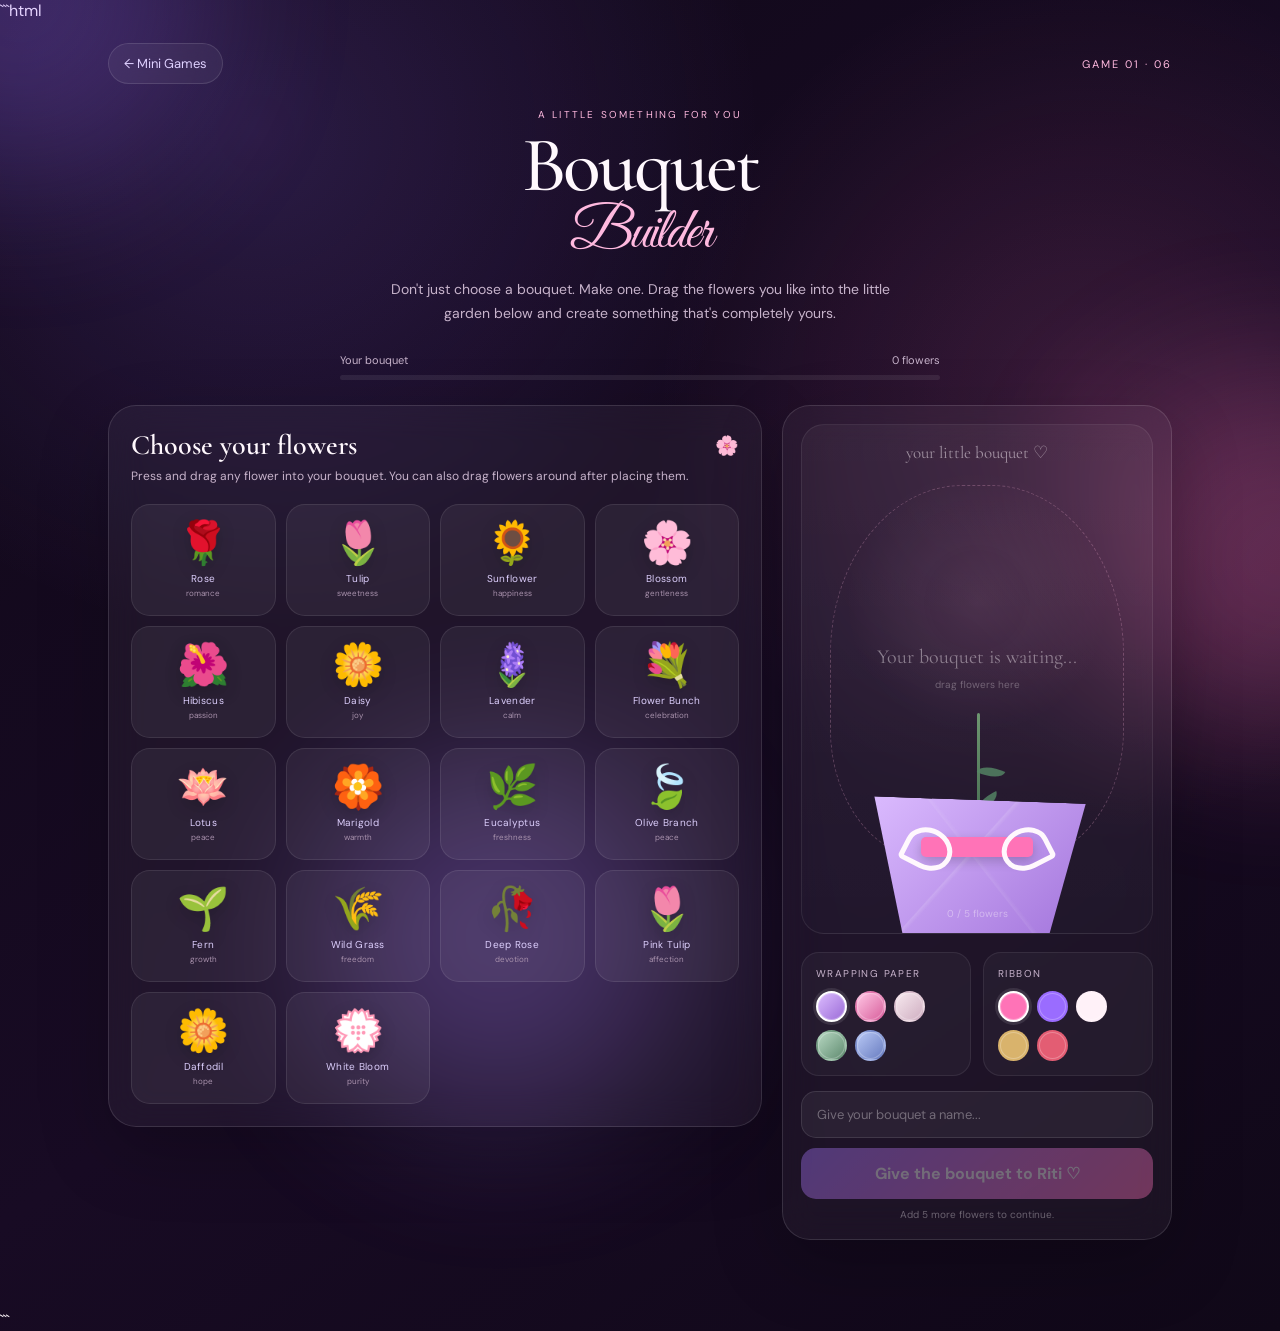
<file: bouquet.html>
```html
<!DOCTYPE html>
<html lang="en">
<head>
  <meta charset="UTF-8">
  <meta name="viewport" content="width=device-width, initial-scale=1.0, viewport-fit=cover">
  <meta name="theme-color" content="#170b24">
  <title>Bouquet Builder 🌸</title>

  <link rel="preconnect" href="https://fonts.googleapis.com">
  <link rel="preconnect" href="https://fonts.gstatic.com" crossorigin>
  <link href="https://fonts.googleapis.com/css2?family=Cormorant+Garamond:wght@400;500;600;700&family=DM+Sans:wght@400;500;600;700&family=Great+Vibes&display=swap" rel="stylesheet">

  <style>
    :root {
      --bg: #100818;
      --bg2: #1b0d27;
      --purple: #9a6cff;
      --purple-light: #c7adff;
      --pink: #ff73b7;
      --pink-light: #ffb9df;
      --lavender: #dfd1ff;
      --white: #fff8fd;
      --muted: #c7b3cb;
      --glass: rgba(255,255,255,0.07);
      --glass-border: rgba(255,255,255,0.12);
    }

    * {
      box-sizing: border-box;
      -webkit-tap-highlight-color: transparent;
    }

    html {
      min-height: 100%;
      background: var(--bg);
    }

    body {
      margin: 0;
      min-height: 100vh;
      min-height: 100svh;
      background:
        radial-gradient(circle at 20% 10%, rgba(154,108,255,.18), transparent 32%),
        radial-gradient(circle at 85% 30%, rgba(255,115,183,.15), transparent 30%),
        linear-gradient(145deg, #100818, #180b24 55%, #100818);
      color: var(--white);
      font-family: "DM Sans", sans-serif;
      overflow-x: hidden;
    }

    button,
    input {
      font: inherit;
    }

    button {
      border: 0;
    }

    .background-glow {
      position: fixed;
      width: 360px;
      height: 360px;
      border-radius: 50%;
      filter: blur(80px);
      pointer-events: none;
      opacity: .28;
      z-index: 0;
    }

    .glow-one {
      background: #9a6cff;
      top: -180px;
      left: -160px;
    }

    .glow-two {
      background: #ff73b7;
      right: -180px;
      top: 42%;
    }

    .glow-three {
      background: #a77cff;
      bottom: -220px;
      left: 25%;
    }

    .page {
      position: relative;
      z-index: 1;
      width: min(1100px, 100%);
      margin: auto;
      padding: 22px 18px 70px;
    }

    /* ---------------- HEADER ---------------- */

    .topbar {
      display: flex;
      justify-content: space-between;
      align-items: center;
      gap: 12px;
      margin-bottom: 24px;
    }

    .back-button {
      display: inline-flex;
      align-items: center;
      gap: 8px;
      color: var(--lavender);
      text-decoration: none;
      padding: 11px 15px;
      border: 1px solid var(--glass-border);
      border-radius: 999px;
      background: rgba(255,255,255,.05);
      backdrop-filter: blur(12px);
      transition: .25s ease;
      font-size: 13px;
    }

    .back-button:hover {
      background: rgba(255,255,255,.1);
      transform: translateX(-2px);
    }

    .game-number {
      font-size: 11px;
      letter-spacing: .18em;
      text-transform: uppercase;
      color: var(--pink-light);
    }

    .heading {
      text-align: center;
      margin: 12px auto 28px;
      max-width: 700px;
    }

    .heading-kicker {
      color: var(--pink-light);
      text-transform: uppercase;
      letter-spacing: .22em;
      font-size: 10px;
      margin-bottom: 9px;
    }

    .heading h1 {
      font-family: "Cormorant Garamond", serif;
      font-size: clamp(44px, 9vw, 78px);
      line-height: .9;
      font-weight: 500;
      margin: 0;
      letter-spacing: -.035em;
    }

    .heading h1 span {
      font-family: "Great Vibes", cursive;
      color: var(--pink-light);
      font-size: .75em;
      display: block;
      margin-top: 8px;
    }

    .heading p {
      color: var(--muted);
      font-size: 14px;
      line-height: 1.7;
      max-width: 520px;
      margin: 17px auto 0;
    }

    /* ---------------- PROGRESS ---------------- */

    .progress-wrap {
      width: min(600px, 100%);
      margin: 0 auto 25px;
    }

    .progress-label {
      display: flex;
      justify-content: space-between;
      color: var(--muted);
      font-size: 11px;
      margin-bottom: 8px;
    }

    .progress-track {
      height: 5px;
      border-radius: 99px;
      background: rgba(255,255,255,.08);
      overflow: hidden;
    }

    .progress-bar {
      width: 0%;
      height: 100%;
      border-radius: inherit;
      background: linear-gradient(90deg, var(--purple), var(--pink));
      transition: width .4s ease;
    }

    /* ---------------- GAME LAYOUT ---------------- */

    .game-layout {
      display: grid;
      grid-template-columns: minmax(0, 1fr) minmax(300px, 390px);
      gap: 20px;
      align-items: start;
    }

    .panel {
      border: 1px solid var(--glass-border);
      background: rgba(255,255,255,.045);
      border-radius: 28px;
      backdrop-filter: blur(18px);
      box-shadow: 0 25px 70px rgba(0,0,0,.22);
    }

    /* ---------------- FLOWER SHOP ---------------- */

    .shop-panel {
      padding: 22px;
    }

    .panel-title {
      display: flex;
      align-items: center;
      justify-content: space-between;
      gap: 10px;
      margin-bottom: 5px;
    }

    .panel-title h2 {
      font-family: "Cormorant Garamond", serif;
      font-size: 28px;
      font-weight: 600;
      margin: 0;
    }

    .panel-title span {
      font-size: 19px;
    }

    .panel-subtitle {
      color: var(--muted);
      font-size: 12px;
      line-height: 1.5;
      margin: 0 0 19px;
    }

    .flower-grid {
      display: grid;
      grid-template-columns: repeat(4, minmax(0,1fr));
      gap: 10px;
    }

    .flower-card {
      position: relative;
      min-height: 112px;
      border-radius: 19px;
      border: 1px solid rgba(255,255,255,.09);
      background: rgba(255,255,255,.055);
      cursor: grab;
      user-select: none;
      touch-action: none;
      display: flex;
      flex-direction: column;
      align-items: center;
      justify-content: center;
      padding: 8px;
      transition: transform .2s ease, background .2s ease, border-color .2s ease;
    }

    .flower-card:hover {
      transform: translateY(-4px);
      background: rgba(255,255,255,.095);
      border-color: rgba(255,182,220,.35);
    }

    .flower-card:active {
      cursor: grabbing;
      transform: scale(.96);
    }

    .flower-card.used {
      opacity: .72;
    }

    .flower-emoji {
      font-size: 42px;
      line-height: 1;
      filter: drop-shadow(0 6px 8px rgba(0,0,0,.18));
      margin-bottom: 8px;
      pointer-events: none;
    }

    .flower-name {
      font-size: 10px;
      color: var(--lavender);
      letter-spacing: .03em;
      pointer-events: none;
    }

    .flower-colour {
      font-size: 8px;
      color: #a992ad;
      margin-top: 3px;
      pointer-events: none;
    }

    /* ---------------- BOUQUET AREA ---------------- */

    .bouquet-panel {
      padding: 18px;
      position: sticky;
      top: 15px;
    }

    .bouquet-stage {
      position: relative;
      min-height: 510px;
      border-radius: 23px;
      overflow: hidden;
      background:
        radial-gradient(circle at 50% 35%, rgba(255,181,220,.10), transparent 35%),
        linear-gradient(180deg, rgba(255,255,255,.045), rgba(255,255,255,.015));
      border: 1px solid rgba(255,255,255,.08);
    }

    .stage-title {
      position: absolute;
      top: 17px;
      left: 0;
      width: 100%;
      text-align: center;
      color: rgba(255,248,253,.5);
      font-family: "Cormorant Garamond", serif;
      font-size: 17px;
      pointer-events: none;
    }

    .drop-zone {
      position: absolute;
      left: 8%;
      right: 8%;
      top: 60px;
      bottom: 72px;
      border: 1px dashed rgba(255,182,220,.25);
      border-radius: 45% 45% 35% 35%;
      transition: .2s ease;
    }

    .drop-zone.drag-over {
      border-color: var(--pink);
      background: rgba(255,115,183,.07);
      box-shadow: 0 0 45px rgba(255,115,183,.12);
    }

    .empty-message {
      position: absolute;
      top: 43%;
      left: 15%;
      right: 15%;
      text-align: center;
      color: rgba(255,248,253,.42);
      font-family: "Cormorant Garamond", serif;
      font-size: 20px;
      line-height: 1.35;
      pointer-events: none;
      transition: opacity .3s ease;
    }

    .empty-message small {
      display: block;
      margin-top: 7px;
      font-family: "DM Sans", sans-serif;
      font-size: 10px;
      color: rgba(255,248,253,.3);
    }

    .bouquet-items {
      position: absolute;
      inset: 0;
      pointer-events: none;
    }

    .bouquet-flower {
      position: absolute;
      width: 66px;
      height: 66px;
      display: flex;
      align-items: center;
      justify-content: center;
      font-size: 49px;
      cursor: grab;
      user-select: none;
      pointer-events: auto;
      touch-action: none;
      filter: drop-shadow(0 9px 8px rgba(0,0,0,.25));
      animation: flowerPop .45s cubic-bezier(.2,.9,.2,1.2);
      transition: filter .2s ease;
      z-index: 2;
    }

    .bouquet-flower:hover {
      filter: drop-shadow(0 10px 12px rgba(255,130,190,.28));
    }

    .bouquet-flower.dragging {
      z-index: 20;
      transform: scale(1.13) rotate(-4deg);
      filter: drop-shadow(0 15px 15px rgba(0,0,0,.35));
    }

    @keyframes flowerPop {
      from {
        opacity: 0;
        transform: scale(.25) rotate(-18deg);
      }
      to {
        opacity: 1;
        transform: scale(1) rotate(0);
      }
    }

    /* stems */

    .stem {
      position: absolute;
      width: 3px;
      height: 180px;
      bottom: 40px;
      left: 50%;
      background: linear-gradient(180deg, #75a477, #315c42);
      border-radius: 5px;
      transform-origin: bottom;
      opacity: .9;
      z-index: 1;
      pointer-events: none;
    }

    .leaf {
      position: absolute;
      width: 26px;
      height: 12px;
      background: #568866;
      border-radius: 100% 0 100% 0;
      bottom: 125px;
      left: calc(50% - 3px);
      transform: rotate(-25deg);
      opacity: .8;
      z-index: 1;
      pointer-events: none;
    }

    .leaf.two {
      transform: rotate(25deg);
      left: calc(50% + 1px);
      bottom: 155px;
    }

    .wrapping {
      position: absolute;
      width: 235px;
      height: 175px;
      left: 50%;
      bottom: -42px;
      transform: translateX(-50%) rotate(2deg);
      clip-path: polygon(5% 0, 95% 0, 77% 100%, 23% 100%);
      background: linear-gradient(135deg, #dcbcff, #9b6bd7);
      z-index: 4;
      box-shadow: 0 -15px 30px rgba(0,0,0,.18);
      transition: .3s ease;
      pointer-events: none;
    }

    .wrapping::after {
      content: "";
      position: absolute;
      inset: 0;
      background:
        linear-gradient(130deg, transparent 40%, rgba(255,255,255,.2) 40.5%, transparent 42%),
        linear-gradient(50deg, transparent 55%, rgba(255,255,255,.12) 55.5%, transparent 57%);
      opacity: .7;
    }

    .ribbon {
      position: absolute;
      width: 112px;
      height: 20px;
      left: 50%;
      bottom: 76px;
      transform: translateX(-50%);
      border-radius: 5px;
      background: #ff73b7;
      z-index: 6;
      pointer-events: none;
      box-shadow: 0 4px 12px rgba(0,0,0,.2);
    }

    .ribbon::before,
    .ribbon::after {
      content: "";
      position: absolute;
      width: 39px;
      height: 32px;
      border: 5px solid currentColor;
      top: -9px;
      border-radius: 50% 50% 50% 10%;
    }

    .ribbon::before {
      right: 80px;
      transform: rotate(27deg);
    }

    .ribbon::after {
      left: 80px;
      transform: scaleX(-1) rotate(27deg);
    }

    .stage-count {
      position: absolute;
      bottom: 13px;
      left: 0;
      width: 100%;
      text-align: center;
      font-size: 10px;
      color: rgba(255,248,253,.4);
      z-index: 10;
    }

    /* ---------------- CUSTOMIZATION ---------------- */

    .customization {
      margin-top: 18px;
      display: grid;
      grid-template-columns: 1fr 1fr;
      gap: 12px;
    }

    .custom-box {
      border: 1px solid rgba(255,255,255,.08);
      border-radius: 18px;
      padding: 14px;
      background: rgba(255,255,255,.035);
    }

    .custom-label {
      font-size: 10px;
      text-transform: uppercase;
      letter-spacing: .14em;
      color: var(--muted);
      margin-bottom: 11px;
    }

    .swatches {
      display: flex;
      flex-wrap: wrap;
      gap: 8px;
    }

    .swatch {
      width: 31px;
      height: 31px;
      border-radius: 50%;
      border: 2px solid transparent;
      cursor: pointer;
      transition: .2s ease;
      box-shadow: inset 0 0 0 1px rgba(255,255,255,.25);
    }

    .swatch:hover {
      transform: scale(1.1);
    }

    .swatch.active {
      border-color: white;
      box-shadow:
        0 0 0 3px rgba(255,255,255,.1),
        inset 0 0 0 1px rgba(255,255,255,.3);
    }

    /* ---------------- NAME + FINISH ---------------- */

    .finish-area {
      margin-top: 15px;
    }

    .name-input {
      width: 100%;
      border: 1px solid rgba(255,255,255,.11);
      outline: none;
      background: rgba(255,255,255,.055);
      color: var(--white);
      padding: 14px 15px;
      border-radius: 15px;
      font-size: 13px;
      margin-bottom: 10px;
    }

    .name-input::placeholder {
      color: rgba(255,248,253,.35);
    }

    .name-input:focus {
      border-color: rgba(255,115,183,.55);
      box-shadow: 0 0 0 3px rgba(255,115,183,.08);
    }

    .finish-button {
      width: 100%;
      padding: 15px 18px;
      border-radius: 15px;
      background: linear-gradient(135deg, #a77aff, #ff73b7);
      color: white;
      font-weight: 700;
      cursor: pointer;
      box-shadow: 0 14px 30px rgba(154,108,255,.2);
      transition: .25s ease;
    }

    .finish-button:hover:not(:disabled) {
      transform: translateY(-2px);
      box-shadow: 0 18px 35px rgba(255,115,183,.22);
    }

    .finish-button:disabled {
      opacity: .38;
      cursor: not-allowed;
      box-shadow: none;
    }

    .finish-hint {
      text-align: center;
      color: rgba(255,248,253,.35);
      font-size: 10px;
      margin: 9px 0 0;
    }

    /* ---------------- REWARD ---------------- */

    .reward-overlay {
      position: fixed;
      inset: 0;
      z-index: 100;
      display: flex;
      align-items: center;
      justify-content: center;
      padding: 20px;
      background: rgba(8,3,13,.76);
      backdrop-filter: blur(15px);
      opacity: 0;
      visibility: hidden;
      pointer-events: none;
      transition: .45s ease;
    }

    .reward-overlay.show {
      opacity: 1;
      visibility: visible;
      pointer-events: auto;
    }

    .reward-card {
      width: min(580px, 100%);
      max-height: 90vh;
      overflow-y: auto;
      border-radius: 30px;
      padding: 35px 28px 28px;
      text-align: center;
      background:
        radial-gradient(circle at 50% 0%, rgba(255,115,183,.15), transparent 40%),
        linear-gradient(145deg, #251235, #160b22);
      border: 1px solid rgba(255,182,220,.22);
      box-shadow: 0 30px 100px rgba(0,0,0,.55);
      transform: translateY(30px) scale(.95);
      transition: .5s cubic-bezier(.2,.8,.2,1);
    }

    .reward-overlay.show .reward-card {
      transform: translateY(0) scale(1);
    }

    .reward-bouquet {
      font-size: 65px;
      line-height: 1;
      margin-bottom: 13px;
      animation: rewardFloat 2.2s ease-in-out infinite;
    }

    @keyframes rewardFloat {
      0%,100% { transform: translateY(0) rotate(-2deg); }
      50% { transform: translateY(-7px) rotate(2deg); }
    }

    .reward-kicker {
      color: var(--pink-light);
      text-transform: uppercase;
      letter-spacing: .2em;
      font-size: 9px;
      margin-bottom: 8px;
    }

    .reward-card h2 {
      font-family: "Cormorant Garamond", serif;
      font-size: clamp(34px, 7vw, 52px);
      font-weight: 500;
      margin: 0;
    }

    .reward-card h2 span {
      color: var(--pink-light);
    }

    .reward-divider {
      color: var(--purple-light);
      margin: 17px 0;
    }

    .reward-text {
      color: #dfcfe1;
      font-family: "Cormorant Garamond", serif;
      font-size: 19px;
      line-height: 1.55;
      text-align: left;
    }

    .reward-text p {
      margin: 0 0 14px;
    }

    .reward-signature {
      color: var(--muted);
      font-family: "Great Vibes", cursive;
      font-size: 25px;
      margin: 17px 0 22px;
    }

    .continue-button {
      display: inline-flex;
      align-items: center;
      justify-content: center;
      width: 100%;
      padding: 14px 20px;
      border-radius: 15px;
      background: rgba(255,255,255,.08);
      border: 1px solid rgba(255,255,255,.12);
      color: white;
      text-decoration: none;
      font-weight: 600;
      transition: .2s ease;
    }

    .continue-button:hover {
      background: rgba(255,255,255,.13);
    }

    /* ---------------- PETALS ---------------- */

    .petal {
      position: fixed;
      top: -40px;
      pointer-events: none;
      z-index: 90;
      animation: fall linear forwards;
      opacity: .75;
    }

    @keyframes fall {
      0% {
        transform: translateY(-30px) rotate(0deg);
        opacity: 0;
      }
      10% {
        opacity: .8;
      }
      100% {
        transform: translateY(110vh) rotate(540deg);
        opacity: 0;
      }
    }

    /* ---------------- RESPONSIVE ---------------- */

    @media (max-width: 850px) {
      .game-layout {
        grid-template-columns: 1fr;
      }

      .bouquet-panel {
        position: static;
        order: -1;
      }

      .bouquet-stage {
        min-height: 460px;
      }

      .flower-grid {
        grid-template-columns: repeat(4, minmax(0,1fr));
      }
    }

    @media (max-width: 560px) {
      .page {
        padding: 15px 12px 55px;
      }

      .topbar {
        margin-bottom: 18px;
      }

      .heading {
        margin-bottom: 21px;
      }

      .heading h1 {
        font-size: 51px;
      }

      .heading p {
        font-size: 12px;
        padding: 0 12px;
      }

      .shop-panel,
      .bouquet-panel {
        padding: 13px;
        border-radius: 22px;
      }

      .flower-grid {
        grid-template-columns: repeat(3, minmax(0,1fr));
        gap: 7px;
      }

      .flower-card {
        min-height: 95px;
        border-radius: 15px;
      }

      .flower-emoji {
        font-size: 35px;
      }

      .flower-name {
        font-size: 9px;
      }

      .flower-colour {
        font-size: 7px;
      }

      .bouquet-stage {
        min-height: 420px;
      }

      .bouquet-flower {
        width: 57px;
        height: 57px;
        font-size: 42px;
      }

      .wrapping {
        width: 200px;
        height: 155px;
      }

      .customization {
        grid-template-columns: 1fr;
      }

      .reward-card {
        padding: 29px 20px 22px;
        border-radius: 24px;
      }

      .reward-text {
        font-size: 18px;
      }
    }
  </style>
</head>

<body>

  <div class="background-glow glow-one"></div>
  <div class="background-glow glow-two"></div>
  <div class="background-glow glow-three"></div>

  <main class="page">

    <div class="topbar">
      <a href="mini-games.html" class="back-button">← Mini Games</a>
      <div class="game-number">Game 01 · 06</div>
    </div>

    <header class="heading">
      <div class="heading-kicker">A little something for you</div>
      <h1>Bouquet <span>Builder</span></h1>
      <p>
        Don't just choose a bouquet.
        Make one. Drag the flowers you like into the little garden below
        and create something that's completely yours.
      </p>
    </header>

    <div class="progress-wrap">
      <div class="progress-label">
        <span>Your bouquet</span>
        <span id="progressText">0 flowers</span>
      </div>
      <div class="progress-track">
        <div class="progress-bar" id="progressBar"></div>
      </div>
    </div>

    <section class="game-layout">

      <!-- FLOWER SHOP -->

      <div class="panel shop-panel">

        <div class="panel-title">
          <h2>Choose your flowers</h2>
          <span>🌸</span>
        </div>

        <p class="panel-subtitle">
          Press and drag any flower into your bouquet.
          You can also drag flowers around after placing them.
        </p>

        <div class="flower-grid" id="flowerGrid">

          <div class="flower-card" data-emoji="🌹" data-name="Rose">
            <div class="flower-emoji">🌹</div>
            <div class="flower-name">Rose</div>
            <div class="flower-colour">romance</div>
          </div>

          <div class="flower-card" data-emoji="🌷" data-name="Tulip">
            <div class="flower-emoji">🌷</div>
            <div class="flower-name">Tulip</div>
            <div class="flower-colour">sweetness</div>
          </div>

          <div class="flower-card" data-emoji="🌻" data-name="Sunflower">
            <div class="flower-emoji">🌻</div>
            <div class="flower-name">Sunflower</div>
            <div class="flower-colour">happiness</div>
          </div>

          <div class="flower-card" data-emoji="🌸" data-name="Cherry Blossom">
            <div class="flower-emoji">🌸</div>
            <div class="flower-name">Blossom</div>
            <div class="flower-colour">gentleness</div>
          </div>

          <div class="flower-card" data-emoji="🌺" data-name="Hibiscus">
            <div class="flower-emoji">🌺</div>
            <div class="flower-name">Hibiscus</div>
            <div class="flower-colour">passion</div>
          </div>

          <div class="flower-card" data-emoji="🌼" data-name="Daisy">
            <div class="flower-emoji">🌼</div>
            <div class="flower-name">Daisy</div>
            <div class="flower-colour">joy</div>
          </div>

          <div class="flower-card" data-emoji="🪻" data-name="Lavender">
            <div class="flower-emoji">🪻</div>
            <div class="flower-name">Lavender</div>
            <div class="flower-colour">calm</div>
          </div>

          <div class="flower-card" data-emoji="💐" data-name="Flower Bunch">
            <div class="flower-emoji">💐</div>
            <div class="flower-name">Flower Bunch</div>
            <div class="flower-colour">celebration</div>
          </div>

          <div class="flower-card" data-emoji="🪷" data-name="Lotus">
            <div class="flower-emoji">🪷</div>
            <div class="flower-name">Lotus</div>
            <div class="flower-colour">peace</div>
          </div>

          <div class="flower-card" data-emoji="🏵️" data-name="Marigold">
            <div class="flower-emoji">🏵️</div>
            <div class="flower-name">Marigold</div>
            <div class="flower-colour">warmth</div>
          </div>

          <div class="flower-card" data-emoji="🌿" data-name="Eucalyptus">
            <div class="flower-emoji">🌿</div>
            <div class="flower-name">Eucalyptus</div>
            <div class="flower-colour">freshness</div>
          </div>

          <div class="flower-card" data-emoji="🍃" data-name="Olive Branch">
            <div class="flower-emoji">🍃</div>
            <div class="flower-name">Olive Branch</div>
            <div class="flower-colour">peace</div>
          </div>

          <div class="flower-card" data-emoji="🌱" data-name="Fern">
            <div class="flower-emoji">🌱</div>
            <div class="flower-name">Fern</div>
            <div class="flower-colour">growth</div>
          </div>

          <div class="flower-card" data-emoji="🌾" data-name="Wild Grass">
            <div class="flower-emoji">🌾</div>
            <div class="flower-name">Wild Grass</div>
            <div class="flower-colour">freedom</div>
          </div>

          <div class="flower-card" data-emoji="🌹" data-name="Deep Rose">
            <div class="flower-emoji">🥀</div>
            <div class="flower-name">Deep Rose</div>
            <div class="flower-colour">devotion</div>
          </div>

          <div class="flower-card" data-emoji="🌸" data-name="Pink Blossom">
            <div class="flower-emoji">🌷</div>
            <div class="flower-name">Pink Tulip</div>
            <div class="flower-colour">affection</div>
          </div>

          <div class="flower-card" data-emoji="🌼" data-name="Daffodil">
            <div class="flower-emoji">🌼</div>
            <div class="flower-name">Daffodil</div>
            <div class="flower-colour">hope</div>
          </div>

          <div class="flower-card" data-emoji="💮" data-name="White Flower">
            <div class="flower-emoji">💮</div>
            <div class="flower-name">White Bloom</div>
            <div class="flower-colour">purity</div>
          </div>

        </div>

      </div>


      <!-- BOUQUET -->

      <div class="panel bouquet-panel">

        <div class="bouquet-stage" id="bouquetStage">

          <div class="stage-title">your little bouquet ♡</div>

          <div class="drop-zone" id="dropZone"></div>

          <div class="empty-message" id="emptyMessage">
            Your bouquet is waiting...
            <small>drag flowers here</small>
          </div>

          <div class="bouquet-items" id="bouquetItems"></div>

          <div class="stem"></div>
          <div class="leaf"></div>
          <div class="leaf two"></div>

          <div class="wrapping" id="wrapping"></div>
          <div class="ribbon" id="ribbon"></div>

          <div class="stage-count" id="stageCount">
            0 / 5 flowers
          </div>

        </div>

        <div class="customization">

          <div class="custom-box">
            <div class="custom-label">Wrapping paper</div>

            <div class="swatches">

              <button
                class="swatch active"
                data-wrap="linear-gradient(135deg,#dcbcff,#9b6bd7)"
                style="background:linear-gradient(135deg,#dcbcff,#9b6bd7)"
                aria-label="Lavender wrapping">
              </button>

              <button
                class="swatch"
                data-wrap="linear-gradient(135deg,#ffc6e4,#d85f9c)"
                style="background:linear-gradient(135deg,#ffc6e4,#d85f9c)"
                aria-label="Pink wrapping">
              </button>

              <button
                class="swatch"
                data-wrap="linear-gradient(135deg,#f7e9ef,#cfaec1)"
                style="background:linear-gradient(135deg,#f7e9ef,#cfaec1)"
                aria-label="White wrapping">
              </button>

              <button
                class="swatch"
                data-wrap="linear-gradient(135deg,#b7d8c2,#608b70)"
                style="background:linear-gradient(135deg,#b7d8c2,#608b70)"
                aria-label="Green wrapping">
              </button>

              <button
                class="swatch"
                data-wrap="linear-gradient(135deg,#b9c8f5,#687cc0)"
                style="background:linear-gradient(135deg,#b9c8f5,#687cc0)"
                aria-label="Blue wrapping">
              </button>

            </div>
          </div>

          <div class="custom-box">
            <div class="custom-label">Ribbon</div>

            <div class="swatches">

              <button
                class="swatch active"
                data-ribbon="#ff73b7"
                style="background:#ff73b7"
                aria-label="Pink ribbon">
              </button>

              <button
                class="swatch"
                data-ribbon="#9a6cff"
                style="background:#9a6cff"
                aria-label="Purple ribbon">
              </button>

              <button
                class="swatch"
                data-ribbon="#fff1f8"
                style="background:#fff1f8"
                aria-label="White ribbon">
              </button>

              <button
                class="swatch"
                data-ribbon="#d9b36c"
                style="background:#d9b36c"
                aria-label="Gold ribbon">
              </button>

              <button
                class="swatch"
                data-ribbon="#e35d73"
                style="background:#e35d73"
                aria-label="Red ribbon">
              </button>

            </div>
          </div>

        </div>

        <div class="finish-area">

          <input
            type="text"
            class="name-input"
            id="bouquetName"
            maxlength="32"
            placeholder="Give your bouquet a name...">

          <button
            class="finish-button"
            id="finishButton"
            disabled>
            Give the bouquet to Riti ♡
          </button>

          <p class="finish-hint" id="finishHint">
            Add at least 5 flowers to continue.
          </p>

        </div>

      </div>

    </section>

  </main>


  <!-- REWARD -->

  <div class="reward-overlay" id="rewardOverlay">

    <div class="reward-card">

      <div class="reward-bouquet">💐</div>

      <div class="reward-kicker">Bouquet delivered ♡</div>

      <h2>
        For <span>Riti</span>
      </h2>

      <div class="reward-divider">✦ ───── ♡ ───── ✦</div>

      <div class="reward-text">

        <!--
          ================================
          EDIT YOUR REWARD MESSAGE HERE
          ================================
        -->

        <p>
          If I could give you one thing for your eighteenth birthday,
          it would be a reminder of just how loved you are.
        </p>

        <p>
          Every flower in this little bouquet is just a tiny excuse
          to say that you deserve beautiful things, beautiful moments,
          and people who make you smile for no reason.
        </p>

        <p>
          So here's your tiny bouquet — made especially for you,
          because an ordinary birthday message simply wasn't enough.
        </p>

      </div>

      <div class="reward-signature">
        Happy 18th, Riti ♡
      </div>

      <a href="mini-games.html" class="continue-button">
        Continue exploring the little world → 
      </a>

    </div>

  </div>


  <script>

    /* =========================================================
       BOUQUET BUILDER
       ========================================================= */

    const bouquetStage = document.getElementById("bouquetStage");
    const dropZone = document.getElementById("dropZone");
    const bouquetItems = document.getElementById("bouquetItems");
    const emptyMessage = document.getElementById("emptyMessage");

    const progressText = document.getElementById("progressText");
    const progressBar = document.getElementById("progressBar");
    const stageCount = document.getElementById("stageCount");

    const finishButton = document.getElementById("finishButton");
    const finishHint = document.getElementById("finishHint");

    const bouquetName = document.getElementById("bouquetName");

    const wrapping = document.getElementById("wrapping");
    const ribbon = document.getElementById("ribbon");

    const rewardOverlay = document.getElementById("rewardOverlay");

    let bouquet = [];
    let flowerId = 0;

    const MIN_FLOWERS = 5;
    const MAX_FLOWERS = 12;


    /* =========================================================
       FLOWER CARDS
       ========================================================= */

    document.querySelectorAll(".flower-card").forEach(card => {

      card.addEventListener("pointerdown", startNewFlower);

    });


    function startNewFlower(e) {

      if (bouquet.length >= MAX_FLOWERS) {
        showHint("Your bouquet is already beautifully full ♡");
        return;
      }

      e.preventDefault();

      const card = e.currentTarget;

      const flower = {
        id: ++flowerId,
        emoji: card.querySelector(".flower-emoji").textContent,
        name: card.dataset.name,
        x: 50,
        y: 45
      };

      bouquet.push(flower);

      createBouquetFlower(flower);

      card.classList.add("used");

      updateUI();

      /* Start dragging immediately */
      const element = document.querySelector(
        `.bouquet-flower[data-id="${flower.id}"]`
      );

      if (element) {
        beginDragging(element, e);
      }

    }


    /* =========================================================
       CREATE FLOWER IN BOUQUET
       ========================================================= */

    function createBouquetFlower(flower) {

      const element = document.createElement("div");

      element.className = "bouquet-flower";
      element.dataset.id = flower.id;
      element.textContent = flower.emoji;
      element.title = flower.name;

      positionFlower(element, flower.x, flower.y);

      element.addEventListener("pointerdown", function(e) {
        beginDragging(element, e);
      });

      bouquetItems.appendChild(element);

    }


    function positionFlower(element, x, y) {

      element.style.left = `calc(${x}% - 33px)`;
      element.style.top = `calc(${y}% - 33px)`;

    }


    /* =========================================================
       TOUCH + MOUSE DRAGGING
       ========================================================= */

    let dragging = null;
    let dragOffsetX = 0;
    let dragOffsetY = 0;


    function beginDragging(element, e) {

      e.preventDefault();

      dragging = element;

      dragging.classList.add("dragging");

      const rect = element.getBoundingClientRect();

      dragOffsetX = e.clientX - rect.left - rect.width / 2;
      dragOffsetY = e.clientY - rect.top - rect.height / 2;

      document.addEventListener("pointermove", dragMove);
      document.addEventListener("pointerup", endDragging, { once: true });

    }


    function dragMove(e) {

      if (!dragging) return;

      e.preventDefault();

      const stageRect = bouquetStage.getBoundingClientRect();

      let x =
        ((e.clientX - stageRect.left - dragOffsetX)
        / stageRect.width) * 100;

      let y =
        ((e.clientY - stageRect.top - dragOffsetY)
        / stageRect.height) * 100;

      /*
        Keep flowers inside the stage.
      */

      x = Math.max(10, Math.min(90, x));
      y = Math.max(15, Math.min(82, y));

      const flower = bouquet.find(
        item => item.id == dragging.dataset.id
      );

      if (flower) {
        flower.x = x;
        flower.y = y;
      }

      positionFlower(dragging, x, y);

    }


    function endDragging() {

      if (!dragging) return;

      dragging.classList.remove("dragging");

      dragging = null;

      document.removeEventListener("pointermove", dragMove);

    }


    /* =========================================================
       DROP ZONE VISUAL
       ========================================================= */

    document.addEventListener("pointermove", e => {

      const rect = dropZone.getBoundingClientRect();

      const inside =
        e.clientX >= rect.left &&
        e.clientX <= rect.right &&
        e.clientY >= rect.top &&
        e.clientY <= rect.bottom;

      if (inside && dragging) {
        dropZone.classList.add("drag-over");
      } else {
        dropZone.classList.remove("drag-over");
      }

    });


    /* =========================================================
       UI
       ========================================================= */

    function updateUI() {

      const count = bouquet.length;

      progressText.textContent =
        `${count} flower${count === 1 ? "" : "s"}`;

      const percentage =
        Math.min(100, (count / MIN_FLOWERS) * 100);

      progressBar.style.width = `${percentage}%`;

      stageCount.textContent =
        `${count} / ${MIN_FLOWERS} flowers`;

      emptyMessage.style.opacity =
        count === 0 ? "1" : "0";

      finishButton.disabled =
        count < MIN_FLOWERS;

      if (count < MIN_FLOWERS) {

        finishHint.textContent =
          `Add ${MIN_FLOWERS - count} more flower${MIN_FLOWERS - count === 1 ? "" : "s"} to continue.`;

      } else if (count < MAX_FLOWERS) {

        finishHint.textContent =
          "You have enough flowers — but you can add a few more if you want.";

      } else {

        finishHint.textContent =
          "Your bouquet is beautifully full ♡";

      }

    }


    function showHint(message) {

      finishHint.textContent = message;

      setTimeout(() => {
        updateUI();
      }, 2200);

    }


    /* =========================================================
       WRAPPING
       ========================================================= */

    document.querySelectorAll("[data-wrap]").forEach(button => {

      button.addEventListener("click", () => {

        document
          .querySelectorAll("[data-wrap]")
          .forEach(item => item.classList.remove("active"));

        button.classList.add("active");

        wrapping.style.background =
          button.dataset.wrap;

      });

    });


    /* =========================================================
       RIBBON
       ========================================================= */

    document.querySelectorAll("[data-ribbon]").forEach(button => {

      button.addEventListener("click", () => {

        document
          .querySelectorAll("[data-ribbon]")
          .forEach(item => item.classList.remove("active"));

        button.classList.add("active");

        const colour = button.dataset.ribbon;

        ribbon.style.background = colour;
        ribbon.style.color = colour;

      });

    });


    /* =========================================================
       FINISH BOUQUET
       ========================================================= */

    finishButton.addEventListener("click", finishBouquet);


    function finishBouquet() {

      if (bouquet.length < MIN_FLOWERS) {
        return;
      }

      /*
        Save completion.
        This lets mini-games.html know that Game 1 was completed.
      */

      try {

        const existing =
          JSON.parse(localStorage.getItem("ritiGameProgress")) || {};

        existing.bouquet = true;

        localStorage.setItem(
          "ritiGameProgress",
          JSON.stringify(existing)
        );

      } catch (error) {
        console.log("Progress could not be saved.");
      }


      /*
        Give the bouquet a little celebration.
      */

      createPetals(35);

      bouquetStage.style.transition = "transform .5s ease";

      bouquetStage.style.transform =
        "scale(1.025)";

      setTimeout(() => {
        bouquetStage.style.transform = "scale(1)";
      }, 500);


      setTimeout(() => {

        rewardOverlay.classList.add("show");

      }, 750);

    }


    /* =========================================================
       FALLING PETALS
       ========================================================= */

    function createPetals(amount) {

      const petals = ["🌸", "💗", "✦", "♡", "🌷"];

      for (let i = 0; i < amount; i++) {

        const petal = document.createElement("div");

        petal.className = "petal";

        petal.textContent =
          petals[Math.floor(Math.random() * petals.length)];

        petal.style.left =
          Math.random() * 100 + "vw";

        petal.style.fontSize =
          (10 + Math.random() * 14) + "px";

        petal.style.animationDuration =
          (3 + Math.random() * 4) + "s";

        petal.style.animationDelay =
          Math.random() * 1.4 + "s";

        document.body.appendChild(petal);

        setTimeout(() => {
          petal.remove();
        }, 8500);

      }

    }


    /* =========================================================
       INITIALISE
       ========================================================= */

    updateUI();

  </script>

</body>
</html>
```
</file>
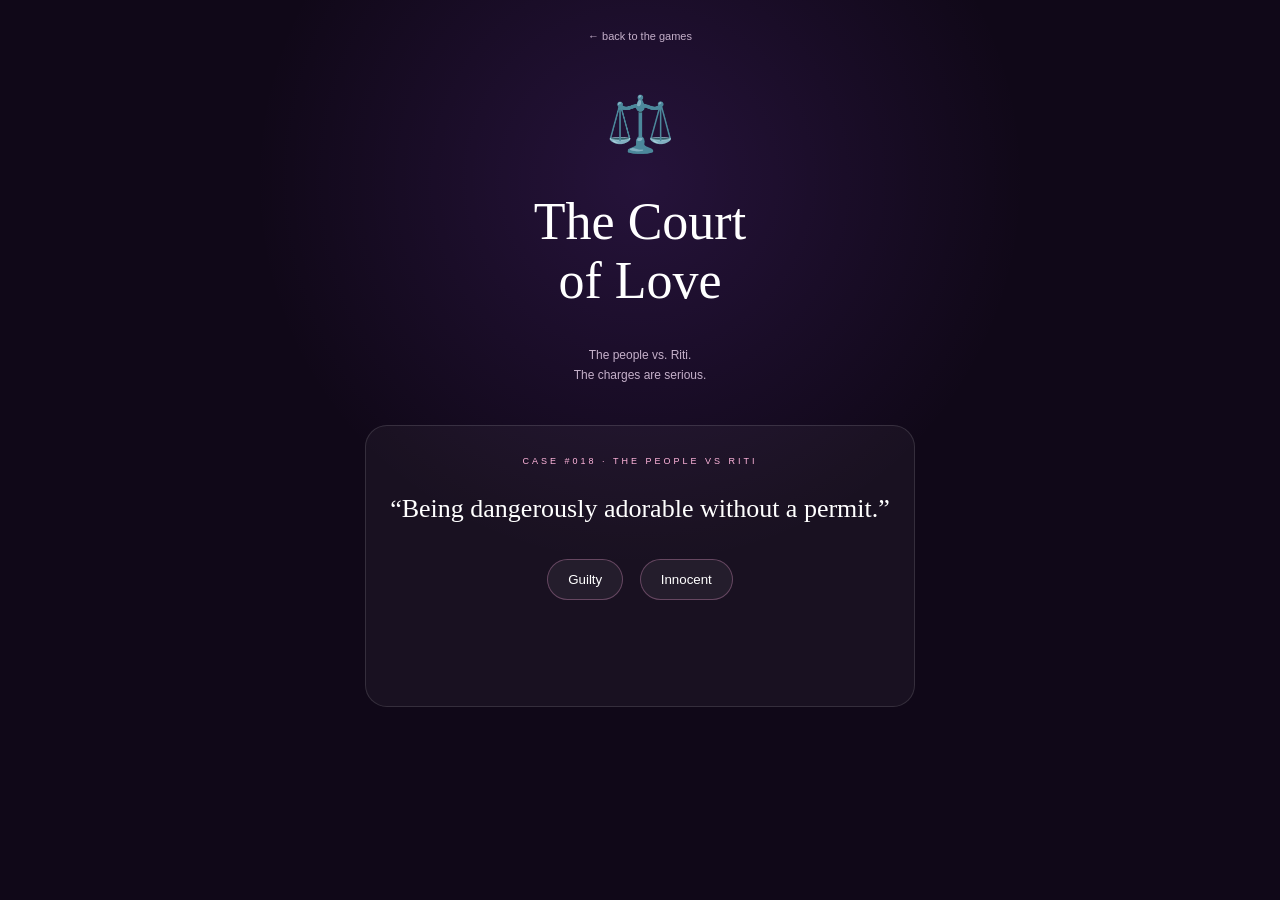
<file: court.html>
<!DOCTYPE html>
<html lang="en">

<head>

<meta charset="UTF-8">
<meta name="viewport" content="width=device-width, initial-scale=1.0">

<title>The Court of Love ⚖️</title>

<style>

* {
box-sizing:border-box;
}

body {
margin:0;
min-height:100vh;
background:
radial-gradient(circle at 50% 20%,rgba(160,80,255,.15),transparent 40%),
#100818;
color:white;
font-family:Arial,sans-serif;
text-align:center;
padding:30px 18px;
}

.back {
display:block;
color:#c5b0ca;
font-size:11px;
text-decoration:none;
margin-bottom:50px;
}

.court {
max-width:550px;
margin:auto;
}

.gavel {
font-size:55px;
}

h1 {
font-family:Georgia,serif;
font-size:52px;
font-weight:400;
}

.subtitle {
color:#c5b0ca;
font-size:12px;
line-height:1.7;
}

.case {
margin-top:40px;
padding:30px 22px;
border:1px solid rgba(255,255,255,.12);
border-radius:22px;
background:rgba(255,255,255,.04);
}

.case-title {
color:#ffb5dc;
font-size:9px;
letter-spacing:3px;
}

.allegation {
font-family:Georgia,serif;
font-size:26px;
line-height:1.4;
margin:25px 0;
}

button {
margin:6px;
padding:12px 20px;
border-radius:999px;
border:1px solid rgba(255,170,220,.3);
background:rgba(255,255,255,.05);
color:white;
cursor:pointer;
}

.verdict {
margin-top:30px;
font-family:Georgia,serif;
font-size:25px;
color:#ffb5dc;
min-height:40px;
}

</style>

</head>

<body>

<a href="mini-games.html" class="back">
← back to the games
</a>

<div class="court">

<div class="gavel">⚖️</div>

<h1>
The Court<br>
of Love
</h1>

<p class="subtitle">
The people vs. Riti.<br>
The charges are serious.
</p>

<div class="case">

<div class="case-title">
CASE #018 · THE PEOPLE VS RITI
</div>

<div class="allegation">
“Being dangerously adorable
without a permit.”
</div>

<button onclick="verdict('guilty')">
Guilty
</button>

<button onclick="verdict('innocent')">
Innocent
</button>

<div class="verdict" id="verdict"></div>

</div>

</div>

<script>

function verdict(choice) {

const output =
document.getElementById("verdict");

if(choice === "guilty") {

output.innerHTML =
"VERDICT: GUILTY. 💗<br><small>sentence: unlimited affection.</small>";

} else {

output.innerHTML =
"VERDICT: suspiciously guilty. 💜<br><small>nice try though.</small>";

}

}

</script>

</body>
</html>
</file>
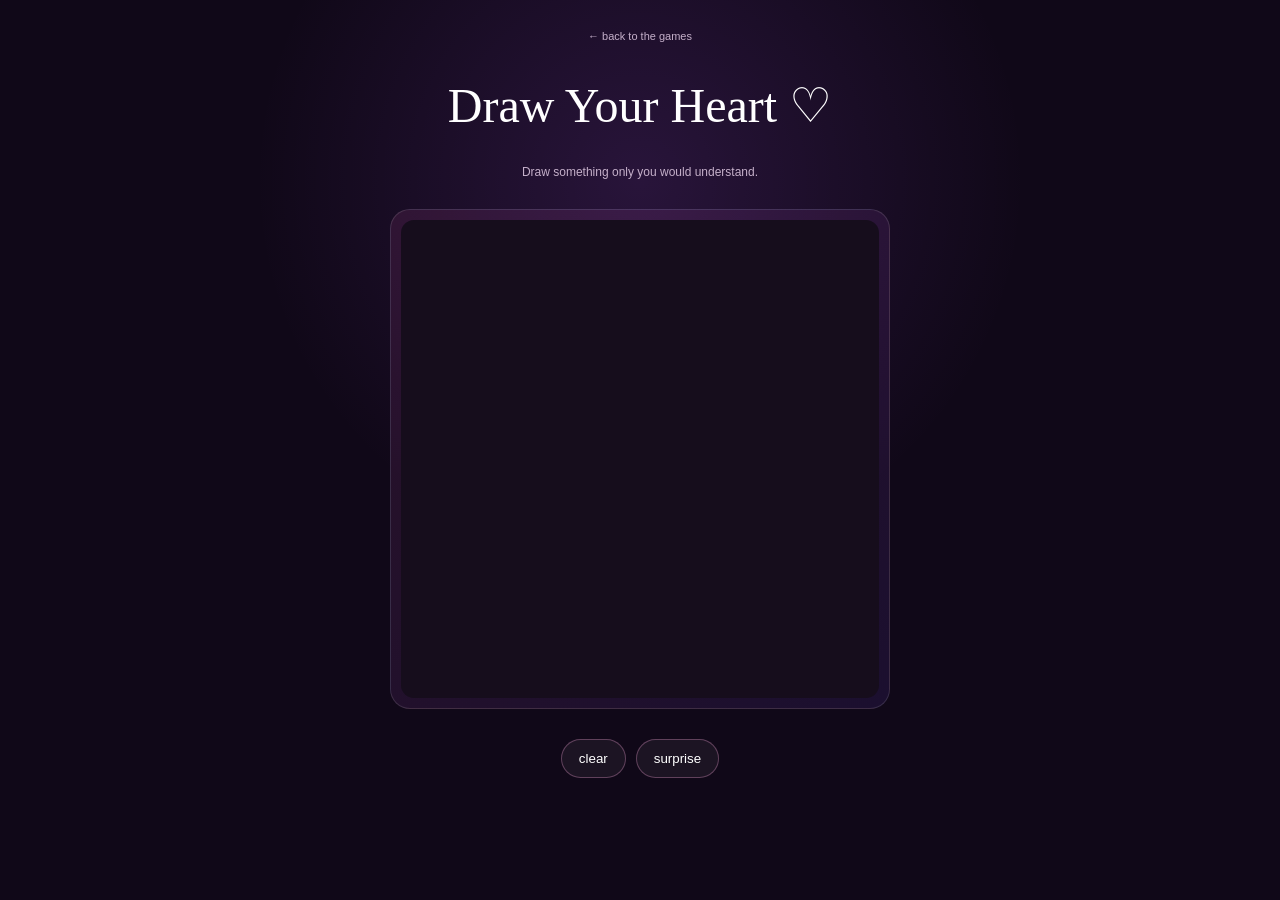
<file: heart.html>
<!DOCTYPE html>
<html lang="en">

<head>

<meta charset="UTF-8">
<meta name="viewport" content="width=device-width, initial-scale=1.0">

<title>Draw Your Heart 🎨</title>

<style>

* {
box-sizing:border-box;
}

body {
margin:0;
min-height:100vh;

background:
radial-gradient(circle at 50% 20%,rgba(180,90,255,.15),transparent 40%),
#100818;

color:white;

font-family:Arial,sans-serif;

text-align:center;

padding:30px 15px;
}

.back {
display:block;
margin-bottom:35px;
color:#c5b0ca;
font-size:11px;
text-decoration:none;
}

h1 {
font-family:Georgia,serif;
font-size:48px;
font-weight:400;
}

p {
color:#c5b0ca;
font-size:12px;
}

.canvas-wrap {
width:min(100%,500px);
margin:30px auto;
padding:10px;

border-radius:20px;

background:
linear-gradient(
135deg,
rgba(255,100,190,.1),
rgba(130,80,255,.1)
);

border:1px solid rgba(255,255,255,.12);
}

canvas {
display:block;
width:100%;
height:auto;
aspect-ratio:1;

background:#160d1c;
border-radius:13px;

touch-action:none;
}

.controls {
margin-top:15px;
display:flex;
justify-content:center;
gap:10px;
}

button {
padding:11px 17px;
border-radius:999px;
border:1px solid rgba(255,170,220,.3);
background:rgba(255,255,255,.05);
color:white;
cursor:pointer;
}

</style>

</head>

<body>

<a href="mini-games.html" class="back">
← back to the games
</a>

<h1>
Draw Your Heart ♡
</h1>

<p>
Draw something only you would understand.
</p>

<div class="canvas-wrap">

<canvas id="canvas" width="600" height="600"></canvas>

</div>

<div class="controls">

<button onclick="clearCanvas()">
clear
</button>

<button onclick="surprise()">
surprise
</button>

</div>

<script>

const canvas =
document.getElementById("canvas");

const ctx =
canvas.getContext("2d");

let drawing = false;

ctx.lineWidth = 7;
ctx.lineCap = "round";
ctx.lineJoin = "round";
ctx.strokeStyle = "#ff8fc9";

function position(e) {

const rect =
canvas.getBoundingClientRect();

const point =
e.touches ? e.touches[0] : e;

return {

x:(point.clientX - rect.left)
* canvas.width / rect.width,

y:(point.clientY - rect.top)
* canvas.height / rect.height

};

}

function start(e) {

drawing = true;

const p = position(e);

ctx.beginPath();

ctx.moveTo(p.x,p.y);

}

function move(e) {

if(!drawing) return;

e.preventDefault();

const p = position(e);

ctx.lineTo(p.x,p.y);

ctx.stroke();

}

function end() {

drawing = false;

}

canvas.addEventListener("mousedown",start);
canvas.addEventListener("mousemove",move);
canvas.addEventListener("mouseup",end);
canvas.addEventListener("mouseleave",end);

canvas.addEventListener("touchstart",start,{passive:false});
canvas.addEventListener("touchmove",move,{passive:false});
canvas.addEventListener("touchend",end);

function clearCanvas() {

ctx.clearRect(
0,
0,
canvas.width,
canvas.height
);

}

function surprise() {

clearCanvas();

ctx.font = "120px serif";
ctx.textAlign = "center";
ctx.textBaseline = "middle";

ctx.fillStyle = "#ff8fc9";

ctx.fillText(
"♡",
canvas.width / 2,
canvas.height / 2
);

}

</script>

</body>
</html>
</file>
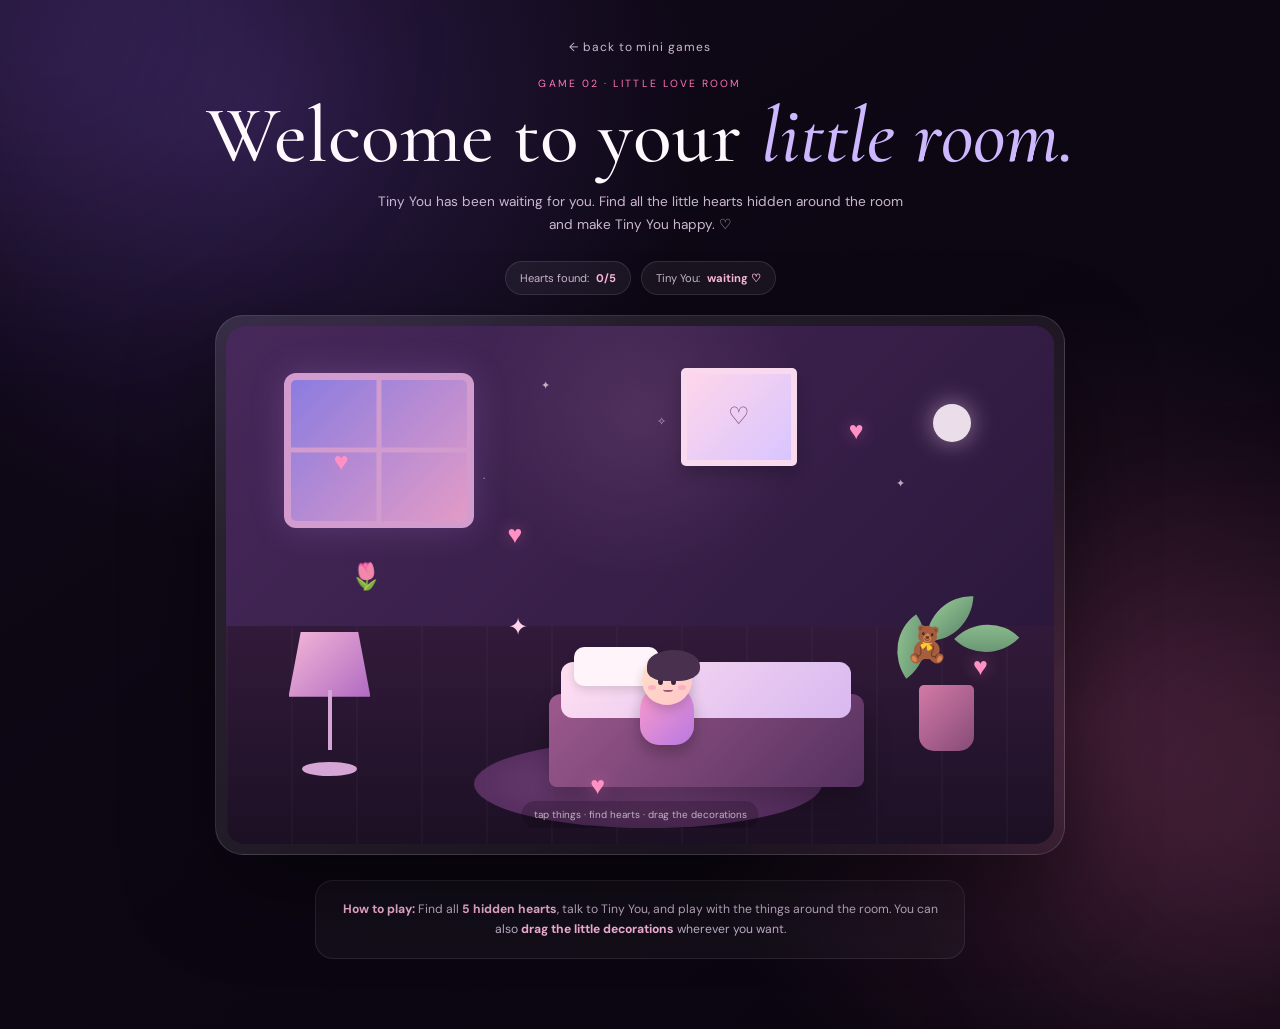
<file: love-room.html>
<!DOCTYPE html>
<html lang="en">
<head>

  <meta charset="UTF-8">

  <meta
    name="viewport"
    content="width=device-width, initial-scale=1.0"
  >

  <title>Little Love Room ♡</title>

  <link rel="preconnect" href="https://fonts.googleapis.com">
  <link rel="preconnect" href="https://fonts.gstatic.com" crossorigin>

  <link
    href="https://fonts.googleapis.com/css2?family=Cormorant+Garamond:wght@400;500;600;700&family=DM+Sans:wght@400;500;600;700&family=Great+Vibes&display=swap"
    rel="stylesheet"
  >


<style>

/* =====================================================
   RESET
===================================================== */

* {
  box-sizing: border-box;
  margin: 0;
  padding: 0;
}

html {
  scroll-behavior: smooth;
}

body {

  min-height: 100vh;

  background:
    radial-gradient(
      circle at 20% 10%,
      rgba(154,108,255,.20),
      transparent 32%
    ),
    radial-gradient(
      circle at 85% 70%,
      rgba(255,115,183,.16),
      transparent 32%
    ),
    linear-gradient(
      145deg,
      #100818,
      #09050e
    );

  color: #fff8fd;

  font-family: "DM Sans", sans-serif;

  overflow-x: hidden;
}


/* =====================================================
   BACKGROUND
===================================================== */

.background-glow {

  position: fixed;

  width: 400px;
  height: 400px;

  border-radius: 50%;

  filter: blur(120px);

  pointer-events: none;

  opacity: .16;

  z-index: 0;
}

.glow-one {

  top: -180px;
  left: -150px;

  background: #9a6cff;
}

.glow-two {

  right: -180px;
  bottom: -100px;

  background: #ff73b7;
}


/* =====================================================
   PAGE
===================================================== */

.page {

  position: relative;

  z-index: 2;

  width: min(1000px, 100%);

  margin: auto;

  padding:
    35px
    20px
    70px;

}


/* =====================================================
   TOP
===================================================== */

.top {

  text-align: center;

  margin-bottom: 25px;
}

.back {

  display: inline-block;

  margin-bottom: 22px;

  color: #cbb8d0;

  text-decoration: none;

  font-size: .75rem;

  letter-spacing: .08em;

  transition: .2s ease;
}

.back:hover {

  color: #ffb9df;

  transform: translateX(-3px);
}

.game-number {

  color: #ff73b7;

  text-transform: uppercase;

  letter-spacing: .2em;

  font-size: .65rem;

  margin-bottom: 10px;
}

h1 {

  font-family: "Cormorant Garamond", serif;

  font-size:
    clamp(
      3rem,
      11vw,
      5rem
    );

  font-weight: 500;

  line-height: .9;
}

h1 span {

  color: #cdb8ff;

  font-style: italic;
}

.subtitle {

  max-width: 550px;

  margin:
    18px
    auto
    0;

  color: #cbb8d0;

  font-size: .85rem;

  line-height: 1.7;
}


/* =====================================================
   STATUS
===================================================== */

.status {

  display: flex;

  justify-content: center;

  gap: 10px;

  flex-wrap: wrap;

  margin:
    25px
    auto
    20px;
}

.status-box {

  padding:
    9px
    14px;

  border-radius: 100px;

  background:
    rgba(255,255,255,.055);

  border:
    1px solid
    rgba(255,255,255,.11);

  color: #cbb8d0;

  font-size: .7rem;
}

.status-box strong {

  color: #ffb9df;

  margin-left: 4px;
}


/* =====================================================
   ROOM
===================================================== */

.room-wrap {

  position: relative;

  width: 100%;

  max-width: 850px;

  margin:
    20px
    auto
    25px;

  border-radius: 28px;

  padding: 10px;

  background:
    linear-gradient(
      135deg,
      rgba(255,255,255,.12),
      rgba(255,255,255,.035)
    );

  border:
    1px solid
    rgba(255,255,255,.12);

  box-shadow:
    0 35px 90px rgba(0,0,0,.45);
}

.room {

  position: relative;

  width: 100%;

  aspect-ratio: 16 / 10;

  min-height: 420px;

  overflow: hidden;

  border-radius: 20px;

  background:
    linear-gradient(
      to bottom,
      #3b2451 0%,
      #57365e 58%,
      #2a1733 58%,
      #211226 100%
    );
}


/* =====================================================
   ROOM WALL
===================================================== */

.wall {

  position: absolute;

  inset: 0 0 42% 0;

  background:
    radial-gradient(
      circle at 50% 30%,
      rgba(255,180,220,.10),
      transparent 35%
    ),
    linear-gradient(
      135deg,
      #47285a,
      #2c183c
    );
}


/* =====================================================
   FLOOR
===================================================== */

.floor {

  position: absolute;

  left: 0;
  right: 0;
  bottom: 0;

  height: 42%;

  background:
    repeating-linear-gradient(
      90deg,
      rgba(255,255,255,.025) 0,
      rgba(255,255,255,.025) 2px,
      transparent 2px,
      transparent 65px
    ),
    linear-gradient(
      to bottom,
      #321a3a,
      #1c1024
    );
}


/* =====================================================
   WINDOW
===================================================== */

.window {

  position: absolute;

  left: 7%;

  top: 9%;

  width: 23%;

  height: 30%;

  border:
    7px
    solid
    #d29ccf;

  border-radius: 12px;

  background:
    linear-gradient(
      135deg,
      #8b7ce0,
      #e39bc6
    );

  box-shadow:
    0 0 35px rgba(204,151,255,.20);
}

.window::before {

  content: "";

  position: absolute;

  top: 0;
  bottom: 0;

  left: 50%;

  width: 5px;

  transform: translateX(-50%);

  background: #d29ccf;
}

.window::after {

  content: "";

  position: absolute;

  left: 0;
  right: 0;

  top: 50%;

  height: 5px;

  transform: translateY(-50%);

  background: #d29ccf;
}


/* =====================================================
   MOON
===================================================== */

.moon {

  position: absolute;

  width: 38px;
  height: 38px;

  border-radius: 50%;

  right: 10%;
  top: 15%;

  background: #fff3fc;

  box-shadow:
    0 0 25px rgba(255,220,246,.55);

  opacity: .9;
}


/* =====================================================
   STARS
===================================================== */

.room-star {

  position: absolute;

  color: #ffe7f5;

  font-size: 11px;

  opacity: .7;

  animation:
    twinkle 2.5s ease-in-out infinite alternate;
}

@keyframes twinkle {

  from {
    opacity: .3;
    transform: scale(.8);
  }

  to {
    opacity: .95;
    transform: scale(1.15);
  }
}


/* =====================================================
   BED
===================================================== */

.bed {

  position: absolute;

  left: 39%;

  bottom: 11%;

  width: 38%;

  height: 31%;

  cursor: pointer;

  transition: transform .25s ease;
}

.bed:hover {

  transform:
    translateY(-4px);
}

.bed-frame {

  position: absolute;

  bottom: 0;

  left: 0;

  width: 100%;

  height: 58%;

  border-radius:
    12px
    12px
    8px
    8px;

  background:
    linear-gradient(
      135deg,
      #9d598d,
      #55315f
    );

  box-shadow:
    0 15px 25px rgba(0,0,0,.25);
}

.mattress {

  position: absolute;

  left: 4%;

  right: 4%;

  top: 22%;

  height: 35%;

  border-radius: 12px;

  background:
    linear-gradient(
      135deg,
      #ffe0f1,
      #d8b8f0
    );
}

.pillow {

  position: absolute;

  top: 13%;

  left: 8%;

  width: 27%;

  height: 24%;

  border-radius: 10px;

  background:
    #fff4fa;

  box-shadow:
    0 4px 10px rgba(0,0,0,.12);
}


/* =====================================================
   RUG
===================================================== */

.rug {

  position: absolute;

  left: 30%;

  bottom: 3%;

  width: 42%;

  height: 17%;

  border-radius: 50%;

  background:
    radial-gradient(
      ellipse,
      #8d4f8e,
      #542b61
    );

  opacity: .8;
}


/* =====================================================
   PLANT
===================================================== */

.plant {

  position: absolute;

  right: 7%;

  bottom: 18%;

  width: 12%;

  height: 30%;

  cursor: pointer;
}

.pot {

  position: absolute;

  bottom: 0;

  left: 22%;

  width: 56%;

  height: 42%;

  border-radius:
    5px
    5px
    15px
    15px;

  background:
    linear-gradient(
      135deg,
      #d37aa7,
      #874b78
    );
}

.leaf {

  position: absolute;

  width: 45%;

  height: 30%;

  border-radius:
    100%
    0
    100%
    0;

  background:
    linear-gradient(
      135deg,
      #9ed39b,
      #547e65
    );

  transform-origin: bottom center;
}

.leaf.one {
  left: 5%;
  top: 15%;
  transform: rotate(-35deg);
}

.leaf.two {
  right: 3%;
  top: 8%;
  transform: rotate(45deg);
}

.leaf.three {
  left: 29%;
  top: 0;
  transform: rotate(3deg);
}


/* =====================================================
   LAMP
===================================================== */

.lamp {

  position: absolute;

  left: 7%;

  bottom: 13%;

  width: 11%;

  height: 28%;

  cursor: pointer;
}

.lamp-shade {

  position: absolute;

  top: 0;

  left: 5%;

  width: 90%;

  height: 45%;

  background:
    linear-gradient(
      135deg,
      #f4b6d7,
      #b06bc1
    );

  clip-path:
    polygon(
      15% 0,
      85% 0,
      100% 100%,
      0 100%
    );
}

.lamp-stick {

  position: absolute;

  left: 48%;

  top: 40%;

  width: 5%;

  height: 42%;

  background: #d4a5d5;
}

.lamp-base {

  position: absolute;

  bottom: 0;

  left: 20%;

  width: 60%;

  height: 10%;

  border-radius: 50%;

  background: #d4a5d5;
}


/* =====================================================
   PICTURE
===================================================== */

.picture {

  position: absolute;

  right: 31%;

  top: 8%;

  width: 14%;

  height: 19%;

  padding: 6px;

  background: #f8d9ed;

  border-radius: 5px;

  box-shadow:
    0 8px 15px rgba(0,0,0,.2);

  cursor: pointer;

  transition: .2s ease;
}

.picture:hover {

  transform:
    rotate(-3deg)
    scale(1.04);
}

.picture-inner {

  width: 100%;
  height: 100%;

  display: flex;

  align-items: center;
  justify-content: center;

  text-align: center;

  color: #74436f;

  font-family:
    "Cormorant Garamond",
    serif;

  font-size: 1.5rem;

  background:
    linear-gradient(
      135deg,
      #ffd6eb,
      #d8c5ff
    );
}


/* =====================================================
   HEART OBJECT
===================================================== */

.room-heart {

  position: absolute;

  z-index: 12;

  color: #ff91c5;

  font-size: 25px;

  cursor: pointer;

  filter:
    drop-shadow(
      0 0 8px
      rgba(255,115,183,.45)
    );

  transition:
    transform .2s ease,
    opacity .3s ease;
}

.room-heart:hover {

  transform:
    scale(1.3);
}

.room-heart.found {

  animation:
    heartFound .6s ease forwards;
}

@keyframes heartFound {

  0% {
    transform: scale(1);
    opacity: 1;
  }

  50% {
    transform: scale(1.7);
    opacity: 1;
  }

  100% {
    transform: scale(.2);
    opacity: 0;
  }
}


/* =====================================================
   TINY YOU
===================================================== */

.tiny-you {

  position: absolute;

  z-index: 15;

  left: 49%;

  bottom: 19%;

  width: 70px;

  height: 90px;

  cursor: pointer;

  transition:
    transform .3s ease;
}

.tiny-you:hover {

  transform:
    translateY(-6px);
}

.tiny-body {

  position: absolute;

  bottom: 0;

  left: 8px;

  width: 54px;

  height: 62px;

  border-radius:
    28px
    28px
    20px
    20px;

  background:
    linear-gradient(
      135deg,
      #ff9dcc,
      #b878e1
    );

  box-shadow:
    0 8px 15px rgba(0,0,0,.25);
}

.tiny-head {

  position: absolute;

  z-index: 2;

  top: 0;

  left: 10px;

  width: 50px;

  height: 50px;

  border-radius: 50%;

  background:
    linear-gradient(
      135deg,
      #ffe0c9,
      #ffc5c8
    );

  box-shadow:
    0 5px 12px rgba(0,0,0,.18);
}

.tiny-hair {

  position: absolute;

  z-index: 3;

  top: -5px;

  left: 5px;

  width: 53px;

  height: 31px;

  border-radius:
    50%
    50%
    40%
    35%;

  background:
    #49304f;
}

.eye {

  position: absolute;

  top: 23px;

  width: 5px;
  height: 7px;

  border-radius: 50%;

  background: #3a2139;
}

.eye.left {
  left: 16px;
}

.eye.right {
  right: 16px;
}

.tiny-mouth {

  position: absolute;

  left: 21px;

  top: 32px;

  width: 10px;
  height: 5px;

  border-bottom:
    2px solid #9d5277;

  border-radius: 50%;
}

.tiny-blush {

  position: absolute;

  top: 30px;

  width: 8px;
  height: 5px;

  border-radius: 50%;

  background: #ff9cbd;

  opacity: .7;
}

.tiny-blush.left {
  left: 6px;
}

.tiny-blush.right {
  right: 6px;
}

.tiny-you.happy {

  animation:
    happyBounce .65s ease;
}

@keyframes happyBounce {

  0% {
    transform: translateY(0);
  }

  35% {
    transform: translateY(-20px) rotate(-5deg);
  }

  70% {
    transform: translateY(-8px) rotate(5deg);
  }

  100% {
    transform: translateY(0);
  }
}


/* =====================================================
   SPEECH BUBBLE
===================================================== */

.speech {

  position: absolute;

  z-index: 20;

  left: 52%;

  bottom: 43%;

  max-width: 220px;

  padding:
    10px
    14px;

  border-radius: 14px 14px 14px 3px;

  background:
    #fff6fb;

  color: #4a2141;

  font-family:
    "Cormorant Garamond",
    serif;

  font-size: 1rem;

  box-shadow:
    0 8px 25px rgba(0,0,0,.25);

  opacity: 0;

  transform:
    translateY(10px)
    scale(.9);

  pointer-events: none;

  transition:
    .3s ease;
}

.speech.show {

  opacity: 1;

  transform:
    translateY(0)
    scale(1);
}


/* =====================================================
   INTERACTION HINT
===================================================== */

.room-hint {

  position: absolute;

  left: 50%;

  bottom: 3%;

  transform:
    translateX(-50%);

  padding:
    7px
    12px;

  border-radius: 100px;

  background:
    rgba(0,0,0,.2);

  color:
    rgba(255,255,255,.65);

  font-size: .62rem;

  white-space: nowrap;
}


/* =====================================================
   DECORATIONS TO DRAG
===================================================== */

.decor {

  position: absolute;

  z-index: 18;

  cursor: grab;

  touch-action: none;

  user-select: none;

  transition:
    transform .2s ease;
}

.decor:active {

  cursor: grabbing;

  transform:
    scale(1.1);
}

.decor-flower {

  font-size: 26px;
}

.decor-teddy {

  font-size: 35px;
}

.decor-star {

  font-size: 24px;

  color: #ffd3e9;
}


/* =====================================================
   INSTRUCTION
===================================================== */

.instructions {

  max-width: 650px;

  margin:
    20px
    auto
    0;

  padding:
    18px
    20px;

  text-align: center;

  border:
    1px solid
    rgba(255,255,255,.09);

  border-radius: 18px;

  background:
    rgba(255,255,255,.035);

  color: #cbb8d0;

  font-size: .76rem;

  line-height: 1.7;
}

.instructions strong {

  color: #ffb9df;
}


/* =====================================================
   COMPLETION OVERLAY
===================================================== */

.reward-overlay {

  position: fixed;

  inset: 0;

  z-index: 100;

  display: flex;

  align-items: center;
  justify-content: center;

  padding: 22px;

  background:
    rgba(10,4,16,.78);

  backdrop-filter:
    blur(15px);

  opacity: 0;

  visibility: hidden;

  pointer-events: none;

  transition:
    opacity .5s ease,
    visibility .5s ease;
}

.reward-overlay.show {

  opacity: 1;

  visibility: visible;

  pointer-events: auto;
}

.reward-card {

  width:
    min(
      600px,
      100%
    );

  padding:
    38px
    28px;

  text-align: center;

  border-radius: 28px;

  background:
    linear-gradient(
      145deg,
      #24142d,
      #160b20
    );

  border:
    1px solid
    rgba(255,255,255,.14);

  box-shadow:
    0 35px 100px rgba(0,0,0,.55);

  transform:
    translateY(30px)
    scale(.94);

  transition:
    transform .6s cubic-bezier(.2,.8,.2,1);
}

.reward-overlay.show .reward-card {

  transform:
    translateY(0)
    scale(1);
}

.reward-icon {

  font-size: 3rem;

  margin-bottom: 12px;

  animation:
    rewardPulse 1.5s ease-in-out infinite alternate;
}

@keyframes rewardPulse {

  from {
    transform: scale(.95);
  }

  to {
    transform: scale(1.1);
  }
}

.reward-card .completed {

  color: #ff73b7;

  text-transform: uppercase;

  letter-spacing: .22em;

  font-size: .65rem;

  margin-bottom: 10px;
}

.reward-card h2 {

  font-family:
    "Cormorant Garamond",
    serif;

  font-size:
    clamp(
      2.4rem,
      9vw,
      4rem
    );

  font-weight: 500;

  color: #fff8fd;

  margin-bottom: 20px;
}

.reward-card h2 span {

  color: #cdb8ff;

  font-style: italic;
}

.reward-paragraph {

  color: #d9c8dd;

  font-family:
    "Cormorant Garamond",
    serif;

  font-size: 1.12rem;

  line-height: 1.7;

  margin:
    0 auto
    26px;

  max-width: 500px;
}


/* =====================================================
   BUTTON
===================================================== */

.continue-button {

  display: inline-flex;

  align-items: center;
  justify-content: center;

  gap: 10px;

  padding:
    14px
    22px;

  border: none;

  border-radius: 100px;

  text-decoration: none;

  cursor: pointer;

  color: white;

  font-family:
    "DM Sans",
    sans-serif;

  font-weight: 600;

  font-size: .78rem;

  background:
    linear-gradient(
      135deg,
      #9a6cff,
      #ff73b7
    );

  box-shadow:
    0 10px 30px
    rgba(255,115,183,.20);

  transition:
    transform .2s ease,
    box-shadow .2s ease;
}

.continue-button:hover {

  transform:
    translateY(-3px);

  box-shadow:
    0 15px 35px
    rgba(255,115,183,.3);
}


/* =====================================================
   PARTICLES
===================================================== */

.particle {

  position: fixed;

  z-index: 150;

  pointer-events: none;

  font-size: 18px;

  animation:
    particleFly 2.5s ease-out forwards;
}

@keyframes particleFly {

  0% {

    transform:
      translate(0,0)
      scale(.5)
      rotate(0);

    opacity: 0;
  }

  15% {

    opacity: 1;
  }

  100% {

    transform:
      translate(
        var(--x),
        var(--y)
      )
      scale(1.2)
      rotate(var(--rotation));

    opacity: 0;
  }
}


/* =====================================================
   MOBILE
===================================================== */

@media (max-width: 650px) {

  .page {

    padding:
      25px
      13px
      55px;
  }

  .room-wrap {

    padding: 6px;

    border-radius: 22px;
  }

  .room {

    min-height: 0;

    aspect-ratio: 10 / 12;

    border-radius: 17px;
  }

  .window {

    left: 7%;

    top: 8%;

    width: 29%;

    height: 22%;
  }

  .moon {

    width: 27px;
    height: 27px;
  }

  .bed {

    left: 25%;

    bottom: 13%;

    width: 55%;

    height: 29%;
  }

  .plant {

    right: 4%;

    bottom: 18%;

    width: 16%;

    height: 27%;
  }

  .lamp {

    left: 4%;

    bottom: 17%;

    width: 15%;

    height: 26%;
  }

  .picture {

    right: 28%;

    top: 8%;

    width: 19%;

    height: 15%;
  }

  .tiny-you {

    left: 44%;

    bottom: 21%;

    transform: scale(.82);
  }

  .tiny-you:hover {

    transform:
      scale(.82)
      translateY(-5px);
  }

  .speech {

    left: 47%;

    bottom: 44%;

    max-width: 150px;

    font-size: .85rem;
  }

  .room-hint {

    font-size: .52rem;
  }

  .instructions {

    font-size: .68rem;
  }

  .reward-card {

    padding:
      30px
      20px;
  }

  .reward-paragraph {

    font-size: 1rem;
  }

}


/* =====================================================
   ACCESSIBILITY
===================================================== */

@media (prefers-reduced-motion: reduce) {

  *,
  *::before,
  *::after {

    animation-duration:
      .01ms !important;

    transition-duration:
      .01ms !important;
  }

}

</style>

</head>


<body>

<div class="background-glow glow-one"></div>
<div class="background-glow glow-two"></div>


<div class="page">


  <!-- =================================================
       HEADER
  ================================================== -->

  <header class="top">

    <a
      href="mini-games.html"
      class="back"
    >
      ← back to mini games
    </a>

    <div class="game-number">
      Game 02 · Little Love Room
    </div>

    <h1>
      Welcome to your
      <span>little room.</span>
    </h1>

    <p class="subtitle">
      Tiny You has been waiting for you.
      Find all the little hearts hidden around the room
      and make Tiny You happy. ♡
    </p>

  </header>


  <!-- =================================================
       STATUS
  ================================================== -->

  <div class="status">

    <div class="status-box">
      Hearts found:
      <strong>
        <span id="heartCount">0</span>/5
      </strong>
    </div>

    <div class="status-box">
      Tiny You:
      <strong id="moodText">
        waiting ♡
      </strong>
    </div>

  </div>


  <!-- =================================================
       ROOM
  ================================================== -->

  <div class="room-wrap">

    <div
      class="room"
      id="room"
    >


      <!-- WALL -->

      <div class="wall"></div>


      <!-- FLOOR -->

      <div class="floor"></div>


      <!-- WINDOW -->

      <div
        class="window"
        id="window"
        title="Look outside..."
      ></div>


      <!-- MOON -->

      <div class="moon"></div>


      <!-- STARS -->

      <div
        class="room-star"
        style="left:38%;top:10%;"
      >
        ✦
      </div>

      <div
        class="room-star"
        style="left:52%;top:17%;animation-delay:.8s;"
      >
        ✧
      </div>

      <div
        class="room-star"
        style="right:18%;top:29%;animation-delay:1.2s;"
      >
        ✦
      </div>

      <div
        class="room-star"
        style="left:31%;top:28%;animation-delay:.4s;"
      >
        ·
      </div>


      <!-- RUG -->

      <div class="rug"></div>


      <!-- BED -->

      <div
        class="bed"
        id="bed"
        title="A very comfy bed..."
      >

        <div class="bed-frame"></div>

        <div class="mattress"></div>

        <div class="pillow"></div>

      </div>


      <!-- PLANT -->

      <div
        class="plant"
        id="plant"
        title="Water the plant ♡"
      >

        <div class="leaf one"></div>
        <div class="leaf two"></div>
        <div class="leaf three"></div>

        <div class="pot"></div>

      </div>


      <!-- LAMP -->

      <div
        class="lamp"
        id="lamp"
        title="Turn on the lamp"
      >

        <div class="lamp-shade"></div>
        <div class="lamp-stick"></div>
        <div class="lamp-base"></div>

      </div>


      <!-- PICTURE -->

      <div
        class="picture"
        id="picture"
        title="A little memory..."
      >

        <div class="picture-inner">
          ♡
        </div>

      </div>


      <!-- =================================================
           DRAGGABLE DECORATIONS
      ================================================== -->

      <div
        class="decor decor-flower"
        style="left:15%;top:45%;"
        draggable="false"
      >
        🌷
      </div>

      <div
        class="decor decor-teddy"
        style="left:82%;top:57%;"
        draggable="false"
      >
        🧸
      </div>

      <div
        class="decor decor-star"
        style="left:34%;top:55%;"
        draggable="false"
      >
        ✦
      </div>


      <!-- =================================================
           HIDDEN HEARTS
      ================================================== -->

      <div
        class="room-heart"
        style="left:13%;top:23%;"
        data-heart="1"
      >
        ♥
      </div>

      <div
        class="room-heart"
        style="left:34%;top:37%;"
        data-heart="2"
      >
        ♥
      </div>

      <div
        class="room-heart"
        style="right:23%;top:17%;"
        data-heart="3"
      >
        ♥
      </div>

      <div
        class="room-heart"
        style="right:8%;bottom:31%;"
        data-heart="4"
      >
        ♥
      </div>

      <div
        class="room-heart"
        style="left:44%;bottom:8%;"
        data-heart="5"
      >
        ♥
      </div>


      <!-- =================================================
           TINY YOU
      ================================================== -->

      <div
        class="tiny-you"
        id="tinyYou"
        title="Talk to Tiny You"
      >

        <div class="tiny-head">

          <div class="tiny-hair"></div>

          <div class="eye left"></div>
          <div class="eye right"></div>

          <div class="tiny-blush left"></div>
          <div class="tiny-blush right"></div>

          <div class="tiny-mouth"></div>

        </div>

        <div class="tiny-body"></div>

      </div>


      <!-- SPEECH -->

      <div
        class="speech"
        id="speech"
      >
        hi ♡
      </div>


      <div class="room-hint">
        tap things · find hearts · drag the decorations
      </div>


    </div>

  </div>


  <!-- =================================================
       INSTRUCTIONS
  ================================================== -->

  <div class="instructions">

    <strong>How to play:</strong>

    Find all <strong>5 hidden hearts</strong>,
    talk to Tiny You,
    and play with the things around the room.

    You can also
    <strong>drag the little decorations</strong>
    wherever you want.

  </div>


</div>


<!-- =====================================================
     REWARD
===================================================== -->

<div
  class="reward-overlay"
  id="rewardOverlay"
>

  <div class="reward-card">

    <div class="reward-icon">
      💗
    </div>

    <div class="completed">
      game complete
    </div>

    <h2>
      You found
      <span>everything.</span>
    </h2>


    <!-- =================================================
         CHANGE THIS PARAGRAPH LATER
    ================================================== -->

    <p class="reward-paragraph">

      <!--
        REPLACE THIS TEXT WITH YOUR PERSONAL
        REWARD PARAGRAPH WHEN YOU'RE READY.

        You can write as much as you want.
      -->

      You found every little heart in the room...
      which probably means you deserve a little something
      for being you. ♡

    </p>


    <a
      href="mini-games.html"
      class="continue-button"
    >
      Continue exploring
      →
    </a>

  </div>

</div>


<script>

/* =====================================================
   VARIABLES
===================================================== */

const room =
  document.getElementById("room");

const tinyYou =
  document.getElementById("tinyYou");

const speech =
  document.getElementById("speech");

const heartCount =
  document.getElementById("heartCount");

const moodText =
  document.getElementById("moodText");

const rewardOverlay =
  document.getElementById("rewardOverlay");

const hearts =
  document.querySelectorAll(".room-heart");

const decorations =
  document.querySelectorAll(".decor");

let foundHearts = 0;

let tinyInteractions = 0;

let gameComplete = false;


/* =====================================================
   SPEECH SYSTEM
===================================================== */

const messages = [

  "hi ♡",

  "you found me!",

  "I was waiting for you.",

  "hehe... you're cute.",

  "don't leave yet ♡",

  "look around...",

  "there are secrets here.",

  "okay fine, one more heart!",

  "you're doing pretty well.",

  "I like having you here ♡"

];


function showSpeech(message) {

  if (!speech) return;

  speech.textContent =
    message;

  speech.classList.add("show");


  clearTimeout(
    showSpeech.timeout
  );


  showSpeech.timeout =
    setTimeout(() => {

      speech.classList.remove(
        "show"
      );

    }, 2200);

}


/* =====================================================
   TINY YOU
===================================================== */

if (tinyYou) {

  tinyYou.addEventListener(
    "click",
    () => {

      if (gameComplete) return;

      tinyInteractions++;

      tinyYou.classList.remove(
        "happy"
      );

      void tinyYou.offsetWidth;

      tinyYou.classList.add(
        "happy"
      );


      const message =
        messages[
          tinyInteractions %
          messages.length
        ];


      showSpeech(message);


      moodText.textContent =
        "happy ♡";

    }
  );

}


/* =====================================================
   ROOM OBJECTS
===================================================== */

const objectMessages = {

  bed:
    "This bed looks dangerously comfortable...",

  plant:
    "The little plant says thank you ♡",

  lamp:
    "warm lights make everything prettier.",

  picture:
    "A tiny memory hanging on the wall ♡",

  window:
    "It's a quiet night outside..."

};


Object.keys(objectMessages)
.forEach((id) => {

  const object =
    document.getElementById(id);

  if (!object) return;


  object.addEventListener(
    "click",
    () => {

      if (gameComplete) return;

      showSpeech(
        objectMessages[id]
      );

      if (id === "lamp") {

        object.classList.toggle(
          "lamp-on"
        );

      }

    }
  );

});


/* =====================================================
   HEART COLLECTION
===================================================== */

hearts.forEach((heart) => {

  heart.addEventListener(
    "click",
    (event) => {

      event.stopPropagation();


      if (
        heart.classList.contains(
          "found"
        )
      ) {
        return;
      }


      heart.classList.add(
        "found"
      );


      foundHearts++;


      heartCount.textContent =
        foundHearts;


      tinyYou.classList.remove(
        "happy"
      );

      void tinyYou.offsetWidth;

      tinyYou.classList.add(
        "happy"
      );


      moodText.textContent =
        foundHearts === 5
          ? "very happy ♡"
          : "happy ♡";


      showSpeech(
        foundHearts === 5
          ? "You found them all! ♡"
          : "Yay! Another one!"
      );


      createParticles(
        event.clientX,
        event.clientY,
        8
      );


      if (foundHearts >= 5) {

        setTimeout(
          completeGame,
          900
        );

      }

    }
  );

});


/* =====================================================
   DRAGGABLE DECORATIONS
===================================================== */

decorations.forEach(
  (decor) => {

    let dragging = false;

    let offsetX = 0;

    let offsetY = 0;


    decor.addEventListener(
      "pointerdown",
      (event) => {

        if (gameComplete) return;

        dragging = true;

        decor.setPointerCapture(
          event.pointerId
        );


        const rect =
          decor.getBoundingClientRect();


        offsetX =
          event.clientX -
          rect.left -
          rect.width / 2;

        offsetY =
          event.clientY -
          rect.top -
          rect.height / 2;


        decor.style.zIndex = 30;

      }
    );


    decor.addEventListener(
      "pointermove",
      (event) => {

        if (!dragging) return;


        const roomRect =
          room.getBoundingClientRect();


        let x =
          event.clientX -
          roomRect.left -
          offsetX;

        let y =
          event.clientY -
          roomRect.top -
          offsetY;


        const maxX =
          roomRect.width -
          decor.offsetWidth;


        const maxY =
          roomRect.height -
          decor.offsetHeight;


        x =
          Math.max(
            0,
            Math.min(
              x,
              maxX
            )
          );

        y =
          Math.max(
            0,
            Math.min(
              y,
              maxY
            )
          );


        decor.style.left =
          `${x}px`;

        decor.style.top =
          `${y}px`;

      }
    );


    function stopDragging() {

      dragging = false;

      decor.style.zIndex = 18;

    }


    decor.addEventListener(
      "pointerup",
      stopDragging
    );

    decor.addEventListener(
      "pointercancel",
      stopDragging
    );

  }
);


/* =====================================================
   COMPLETION
===================================================== */

function completeGame() {

  if (gameComplete) return;

  gameComplete = true;


  moodText.textContent =
    "overjoyed ♡";


  showSpeech(
    "You found all my hearts! ♡"
  );


  createParticles(
    window.innerWidth / 2,
    window.innerHeight / 2,
    35
  );


  setTimeout(() => {

    rewardOverlay.classList.add(
      "show"
    );

  }, 1100);

}


/* =====================================================
   PARTICLES
===================================================== */

function createParticles(
  x,
  y,
  amount
) {

  const symbols = [
    "♡",
    "♥",
    "✦",
    "✧",
    "❀",
    "✿"
  ];


  for (
    let i = 0;
    i < amount;
    i++
  ) {

    const particle =
      document.createElement(
        "div"
      );


    particle.className =
      "particle";


    particle.textContent =
      symbols[
        Math.floor(
          Math.random() *
          symbols.length
        )
      ];


    particle.style.left =
      `${x}px`;

    particle.style.top =
      `${y}px`;


    particle.style.setProperty(
      "--x",
      `${(Math.random() - .5) * 500}px`
    );


    particle.style.setProperty(
      "--y",
      `${-100 - Math.random() * 350}px`
    );


    particle.style.setProperty(
      "--rotation",
      `${(Math.random() - .5) * 160}deg`
    );


    particle.style.animationDelay =
      `${Math.random() * .35}s`;


    document.body.appendChild(
      particle
    );


    setTimeout(
      () => particle.remove(),
      3000
    );

  }

}


/* =====================================================
   LITTLE RANDOM AMBIENT HEARTS
===================================================== */

setInterval(() => {

  if (gameComplete) return;

  if (
    Math.random() > .45
  ) {
    return;
  }


  const particle =
    document.createElement(
      "div"
    );


  particle.className =
    "particle";


  particle.textContent =
    Math.random() > .5
      ? "♡"
      : "✦";


  particle.style.left =
    `${Math.random() * 100}vw`;

  particle.style.top =
    `${90 + Math.random() * 10}vh`;


  particle.style.setProperty(
    "--x",
    `${(Math.random() - .5) * 100}px`
  );


  particle.style.setProperty(
    "--y",
    `${-100 - Math.random() * 150}px`
  );


  particle.style.setProperty(
    "--rotation",
    `${(Math.random() - .5) * 100}deg`
  );


  document.body.appendChild(
    particle
  );


  setTimeout(
    () => particle.remove(),
    3000
  );

}, 2200);

</script>

</body>
</html>
</file>
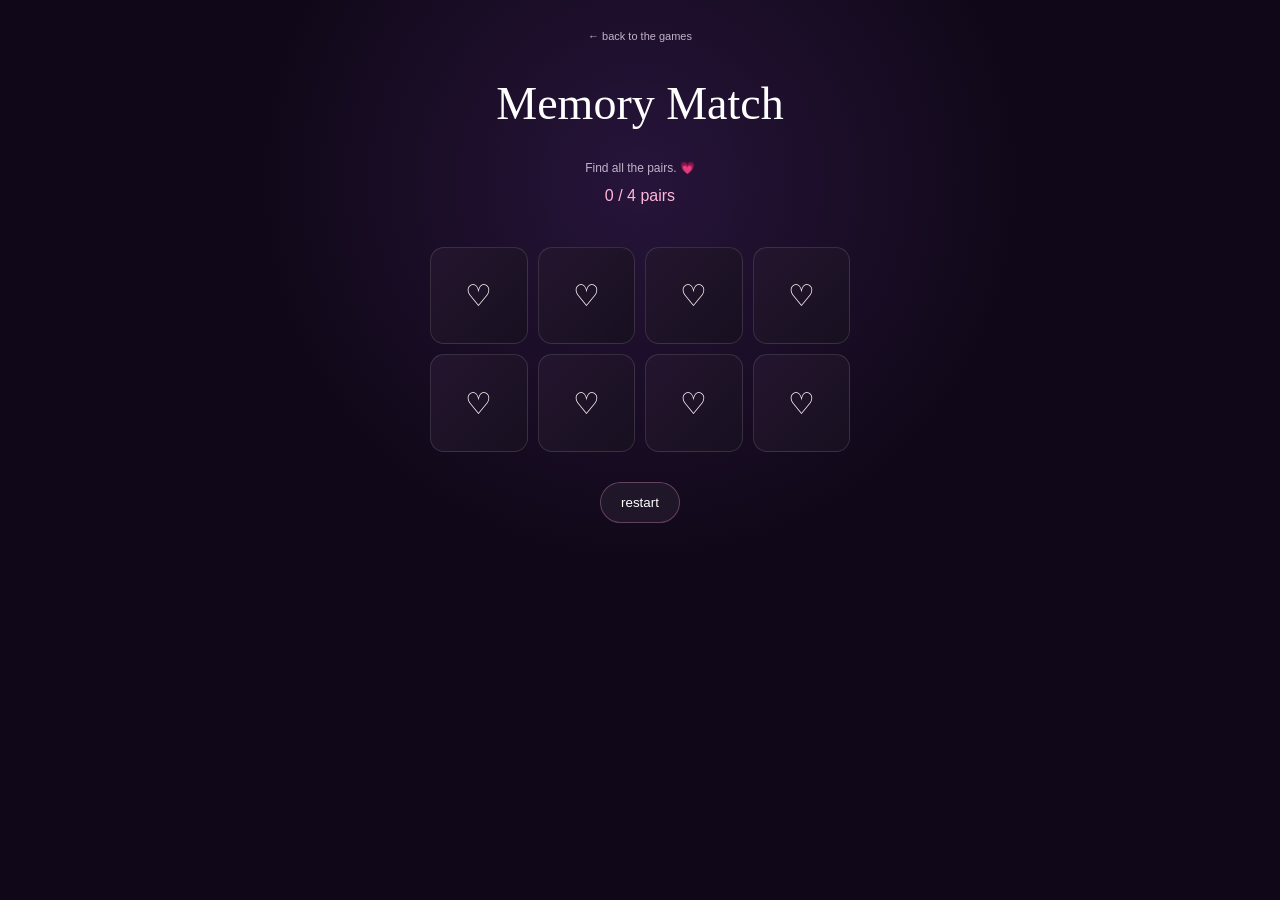
<file: memory.html>
<!DOCTYPE html>
<html lang="en">

<head>

<meta charset="UTF-8">
<meta name="viewport" content="width=device-width, initial-scale=1.0">

<title>Memory Match 🧠</title>

<style>

* {
box-sizing:border-box;
}

body {
margin:0;
min-height:100vh;
padding:30px 15px;
background:
radial-gradient(circle at 50% 20%,rgba(170,90,255,.15),transparent 40%),
#100818;
color:white;
font-family:Arial,sans-serif;
text-align:center;
}

.back {
display:block;
margin-bottom:35px;
color:#c5b2ca;
font-size:11px;
text-decoration:none;
}

h1 {
font-family:Georgia,serif;
font-weight:400;
font-size:46px;
}

p {
color:#c5b2ca;
font-size:12px;
}

.board {
width:min(100%,420px);
margin:30px auto;
display:grid;
grid-template-columns:repeat(4,1fr);
gap:10px;
}

.card {
aspect-ratio:1;
border:1px solid rgba(255,255,255,.12);
border-radius:14px;
background:linear-gradient(135deg,#24152e,#171020);
display:grid;
place-items:center;
font-size:30px;
cursor:pointer;
transition:.3s;
}

.card.flipped,
.card.matched {
background:linear-gradient(135deg,#5b3264,#493275);
transform:scale(.97);
}

.card.matched {
box-shadow:0 0 20px rgba(255,100,190,.15);
}

#status {
min-height:30px;
color:#ffb7dc;
}

button {
padding:12px 20px;
border-radius:999px;
border:1px solid rgba(255,170,220,.3);
background:rgba(255,255,255,.05);
color:white;
}

</style>

</head>

<body>

<a href="mini-games.html" class="back">← back to the games</a>

<h1>Memory Match</h1>

<p>Find all the pairs. 💗</p>

<div id="status">0 / 4 pairs</div>

<div class="board" id="board"></div>

<button onclick="startGame()">restart</button>

<script>

const symbols = ["💗","🌸","🎀","✨"];

let cards = [];
let flipped = [];
let matches = 0;

function startGame() {

cards = [...symbols,...symbols]
.sort(() => Math.random() - .5);

flipped = [];
matches = 0;

const board = document.getElementById("board");

board.innerHTML = "";

cards.forEach((symbol,index) => {

const card = document.createElement("div");

card.className = "card";
card.dataset.symbol = symbol;
card.dataset.index = index;

card.textContent = "♡";

card.onclick = () => flip(card);

board.appendChild(card);

});

updateStatus();

}

function flip(card) {

if(
flipped.length === 2 ||
card.classList.contains("flipped") ||
card.classList.contains("matched")
) return;

card.classList.add("flipped");
card.textContent = card.dataset.symbol;

flipped.push(card);

if(flipped.length === 2) {

setTimeout(checkMatch,500);

}

}

function checkMatch() {

const [a,b] = flipped;

if(a.dataset.symbol === b.dataset.symbol) {

a.classList.add("matched");
b.classList.add("matched");

matches++;

} else {

a.classList.remove("flipped");
b.classList.remove("flipped");

a.textContent = "♡";
b.textContent = "♡";

}

flipped = [];

updateStatus();

}

function updateStatus() {

document.getElementById("status").textContent =
`${matches} / 4 pairs`;

if(matches === 4) {

document.getElementById("status").textContent =
"you did it. 💗";

}

}

startGame();

</script>

</body>
</html>
</file>
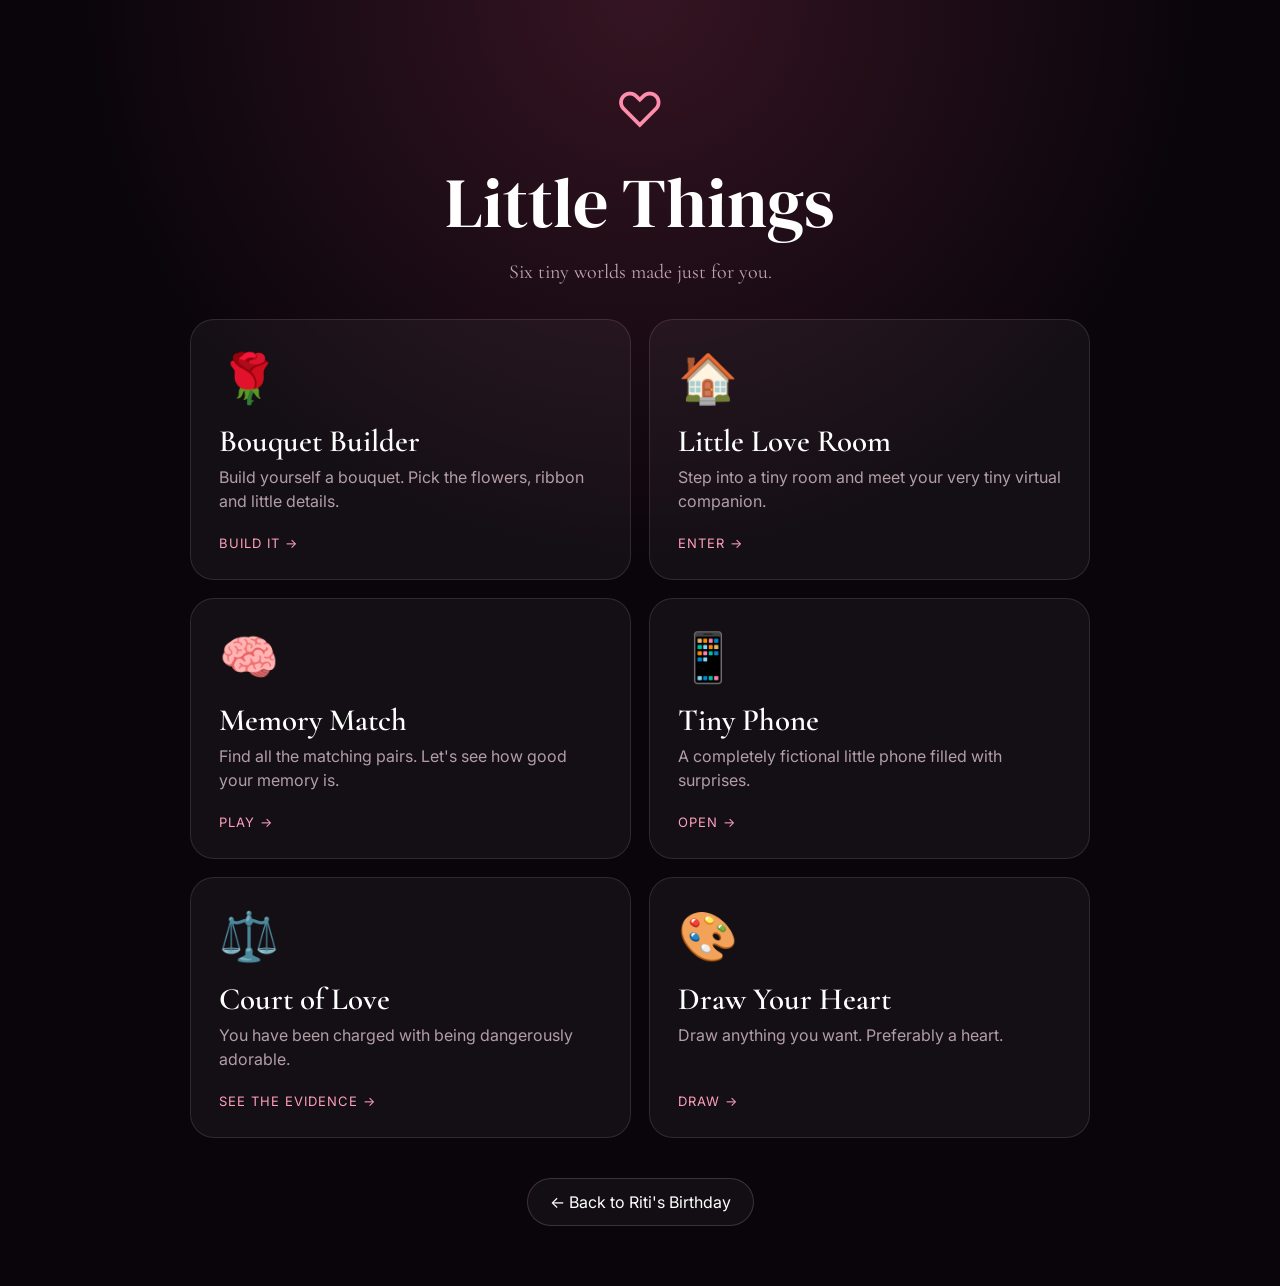
<file: mini-games.html>
<!DOCTYPE html>
<html lang="en">

<head>

  <meta charset="UTF-8">

  <meta
    name="viewport"
    content="width=device-width, initial-scale=1.0"
  >

  <title>Little Things For Riti ❤️</title>

  <link
    rel="preconnect"
    href="https://fonts.googleapis.com"
  >

  <link
    rel="preconnect"
    href="https://fonts.gstatic.com"
    crossorigin
  >

  <link
    href="https://fonts.googleapis.com/css2?family=Cormorant+Garamond:wght@400;500;600;700&family=DM+Serif+Display&family=Great+Vibes&family=Inter:wght@400;500;600&display=swap"
    rel="stylesheet"
  >

  <style>

    * {
      box-sizing: border-box;
    }

    body {
      margin: 0;
      min-height: 100vh;

      padding: 30px 18px 60px;

      background:
        radial-gradient(
          circle at top,
          rgba(255, 90, 145, 0.18),
          transparent 40%
        ),
        #09050a;

      color: white;

      font-family: "Inter", sans-serif;
    }

    .page {
      width: 100%;
      max-width: 900px;

      margin: 0 auto;
    }

    .top {
      text-align: center;

      padding: 50px 0 35px;
    }

    .top .heart {
      font-size: 48px;

      color: #ff8eae;
    }

    h1 {
      margin: 15px 0 10px;

      font-family: "DM Serif Display", serif;

      font-size: clamp(42px, 10vw, 70px);

      font-weight: 400;
    }

    .subtitle {
      max-width: 550px;

      margin: 0 auto;

      font-family: "Cormorant Garamond", serif;

      font-size: 20px;

      color: rgba(255, 225, 235, 0.72);
    }

    .games {
      display: grid;

      grid-template-columns:
        repeat(2, minmax(0, 1fr));

      gap: 18px;
    }

    .game {
      position: relative;

      padding: 28px;

      min-height: 220px;

      display: flex;
      flex-direction: column;

      justify-content: space-between;

      border: 1px solid rgba(255, 180, 200, 0.14);

      border-radius: 24px;

      background: rgba(255, 255, 255, 0.045);

      text-decoration: none;

      color: white;

      overflow: hidden;

      transition:
        transform 0.25s ease,
        background 0.25s ease,
        border-color 0.25s ease;
    }

    .game:hover {
      transform: translateY(-5px);

      background: rgba(255, 255, 255, 0.07);

      border-color: rgba(255, 150, 180, 0.35);
    }

    .game-icon {
      font-size: 48px;
    }

    .game h2 {
      margin: 15px 0 5px;

      font-family: "Cormorant Garamond", serif;

      font-size: 31px;

      font-weight: 600;
    }

    .game p {
      margin: 0;

      line-height: 1.5;

      color: rgba(255, 225, 235, 0.68);
    }

    .play {
      margin-top: 22px;

      color: #ff9fba;

      font-size: 13px;

      letter-spacing: 1px;
    }

    .back {
      display: block;

      width: fit-content;

      margin: 40px auto 0;

      padding: 13px 22px;

      border: 1px solid rgba(255, 180, 200, 0.2);

      border-radius: 999px;

      color: white;

      text-decoration: none;

      background: rgba(255,255,255,0.04);
    }

    @media (max-width: 650px) {

      body {
        padding: 15px 14px 40px;
      }

      .games {
        grid-template-columns: 1fr;
      }

      .game {
        min-height: 190px;
      }

    }

  </style>

</head>

<body>

  <main class="page">

    <section class="top">

      <div class="heart">
        ♡
      </div>

      <h1>
        Little Things
      </h1>

      <p class="subtitle">
        Six tiny worlds made just for you.
      </p>

    </section>


    <section class="games">

      <a class="game" href="bouquet.html">

        <div>

          <div class="game-icon">
            🌹
          </div>

          <h2>
            Bouquet Builder
          </h2>

          <p>
            Build yourself a bouquet.
            Pick the flowers, ribbon and little details.
          </p>

        </div>

        <div class="play">
          BUILD IT →
        </div>

      </a>


      <a class="game" href="love-room.html">

        <div>

          <div class="game-icon">
            🏠
          </div>

          <h2>
            Little Love Room
          </h2>

          <p>
            Step into a tiny room and meet your
            very tiny virtual companion.
          </p>

        </div>

        <div class="play">
          ENTER →
        </div>

      </a>


      <a class="game" href="memory.html">

        <div>

          <div class="game-icon">
            🧠
          </div>

          <h2>
            Memory Match
          </h2>

          <p>
            Find all the matching pairs.
            Let's see how good your memory is.
          </p>

        </div>

        <div class="play">
          PLAY →
        </div>

      </a>


      <a class="game" href="phone.html">

        <div>

          <div class="game-icon">
            📱
          </div>

          <h2>
            Tiny Phone
          </h2>

          <p>
            A completely fictional little phone
            filled with surprises.
          </p>

        </div>

        <div class="play">
          OPEN →
        </div>

      </a>


      <a class="game" href="court.html">

        <div>

          <div class="game-icon">
            ⚖️
          </div>

          <h2>
            Court of Love
          </h2>

          <p>
            You have been charged with being
            dangerously adorable.
          </p>

        </div>

        <div class="play">
          SEE THE EVIDENCE →
        </div>

      </a>


      <a class="game" href="heart.html">

        <div>

          <div class="game-icon">
            🎨
          </div>

          <h2>
            Draw Your Heart
          </h2>

          <p>
            Draw anything you want.
            Preferably a heart.
          </p>

        </div>

        <div class="play">
          DRAW →
        </div>

      </a>

    </section>


    <a href="index.html" class="back">
      ← Back to Riti's Birthday
    </a>

  </main>

</body>

</html>
</file>
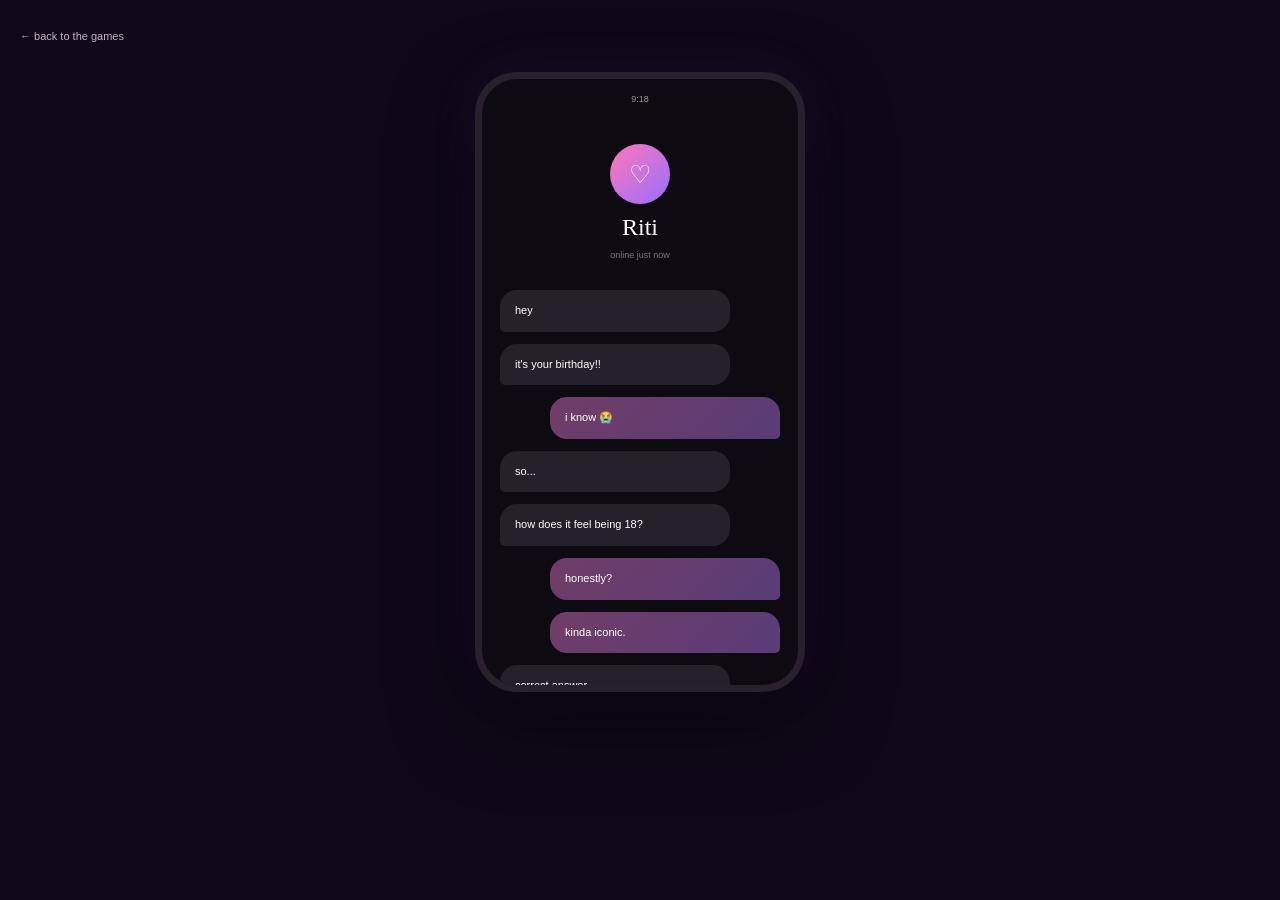
<file: phone.html>
<!DOCTYPE html>
<html lang="en">

<head>

<meta charset="UTF-8">
<meta name="viewport" content="width=device-width, initial-scale=1.0">

<title>Fake Phone 📱</title>

<style>

* {
box-sizing:border-box;
}

body {
margin:0;
min-height:100vh;
background:#100818;
color:white;
font-family:Arial,sans-serif;
display:flex;
flex-direction:column;
align-items:center;
padding:30px 20px;
}

.back {
align-self:flex-start;
color:#c7b1cb;
text-decoration:none;
font-size:11px;
margin-bottom:30px;
}

.phone {
width:min(100%,330px);
height:620px;

border:7px solid #29202e;
border-radius:42px;

background:#0e0a12;

box-shadow:
0 30px 80px rgba(0,0,0,.5),
0 0 50px rgba(170,80,255,.08);

overflow:hidden;
}

.top {
height:40px;
display:flex;
align-items:center;
justify-content:center;
font-size:9px;
color:#999;
}

.screen {
padding:25px 18px;
}

.contact {
text-align:center;
margin-bottom:30px;
}

.avatar {
width:60px;
height:60px;
margin:auto;
display:grid;
place-items:center;
border-radius:50%;
background:linear-gradient(135deg,#ff79b9,#986cff);
font-size:25px;
}

.contact h2 {
font-family:Georgia,serif;
font-weight:400;
margin:10px 0 3px;
}

.contact p {
font-size:9px;
color:#777;
}

.message {
max-width:230px;
padding:12px 15px;
border-radius:17px 17px 17px 5px;
background:#25202a;
font-size:11px;
line-height:1.6;
margin-bottom:12px;
}

.message.right {
margin-left:auto;
border-radius:17px 17px 5px 17px;
background:linear-gradient(135deg,#713d67,#593c78);
}

.tap {
margin-top:35px;
text-align:center;
color:#ffafd9;
font-size:10px;
cursor:pointer;
}

</style>

</head>

<body>

<a href="mini-games.html" class="back">
← back to the games
</a>

<div class="phone">

<div class="top">
9:18
</div>

<div class="screen">

<div class="contact">

<div class="avatar">♡</div>

<h2>Riti</h2>

<p>online just now</p>

</div>

<div class="message">
hey
</div>

<div class="message">
it's your birthday!!
</div>

<div class="message right">
i know 😭
</div>

<div class="message">
so...
</div>

<div class="message">
how does it feel being 18?
</div>

<div class="message right">
honestly?
</div>

<div class="message right">
kinda iconic.
</div>

<div class="message">
correct answer.
</div>

<div class="tap" onclick="reveal()">
tap for one more message ✦
</div>

<div id="extra"></div>

</div>

</div>

<script>

function reveal() {

document.getElementById("extra").innerHTML =
`
<div class="message" style="margin-top:20px;">
also... you're very loved. just thought you should know. ♡
</div>
`;

}

</script>

</body>
</html>
</file>
